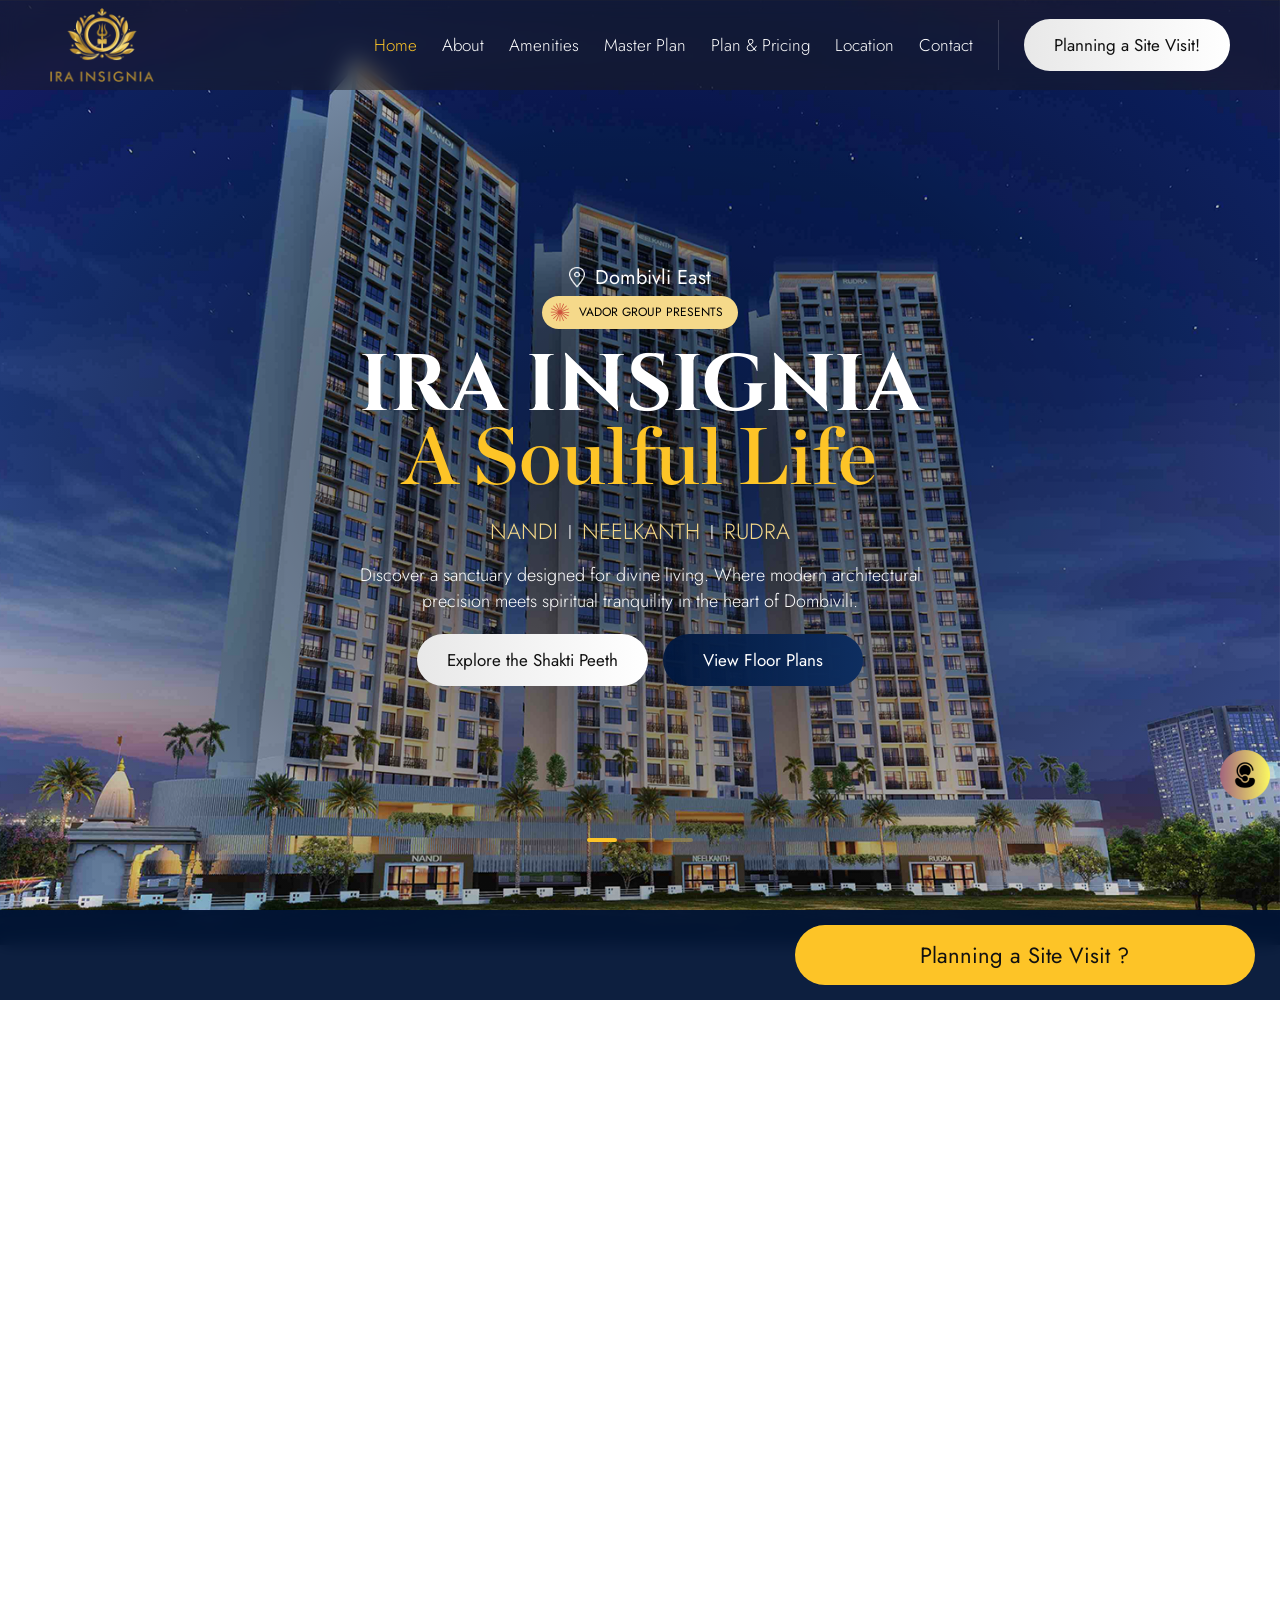
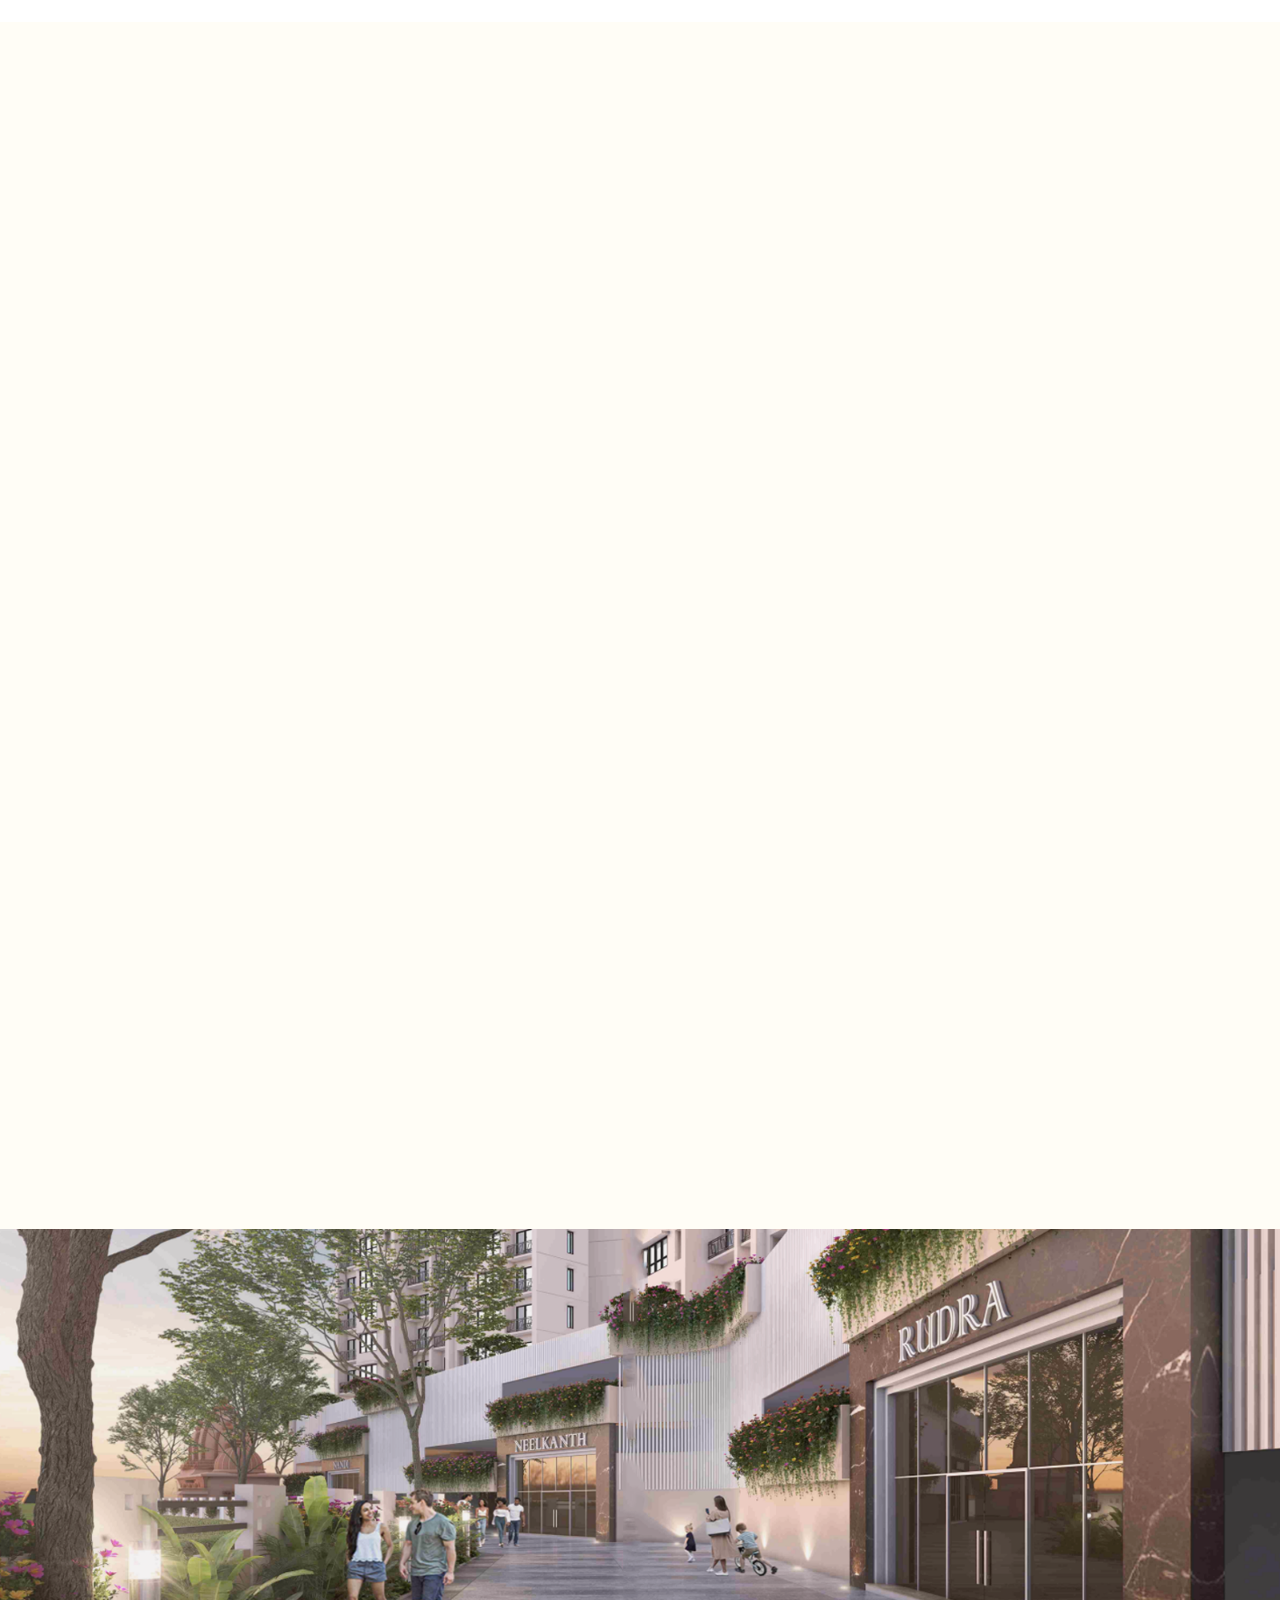
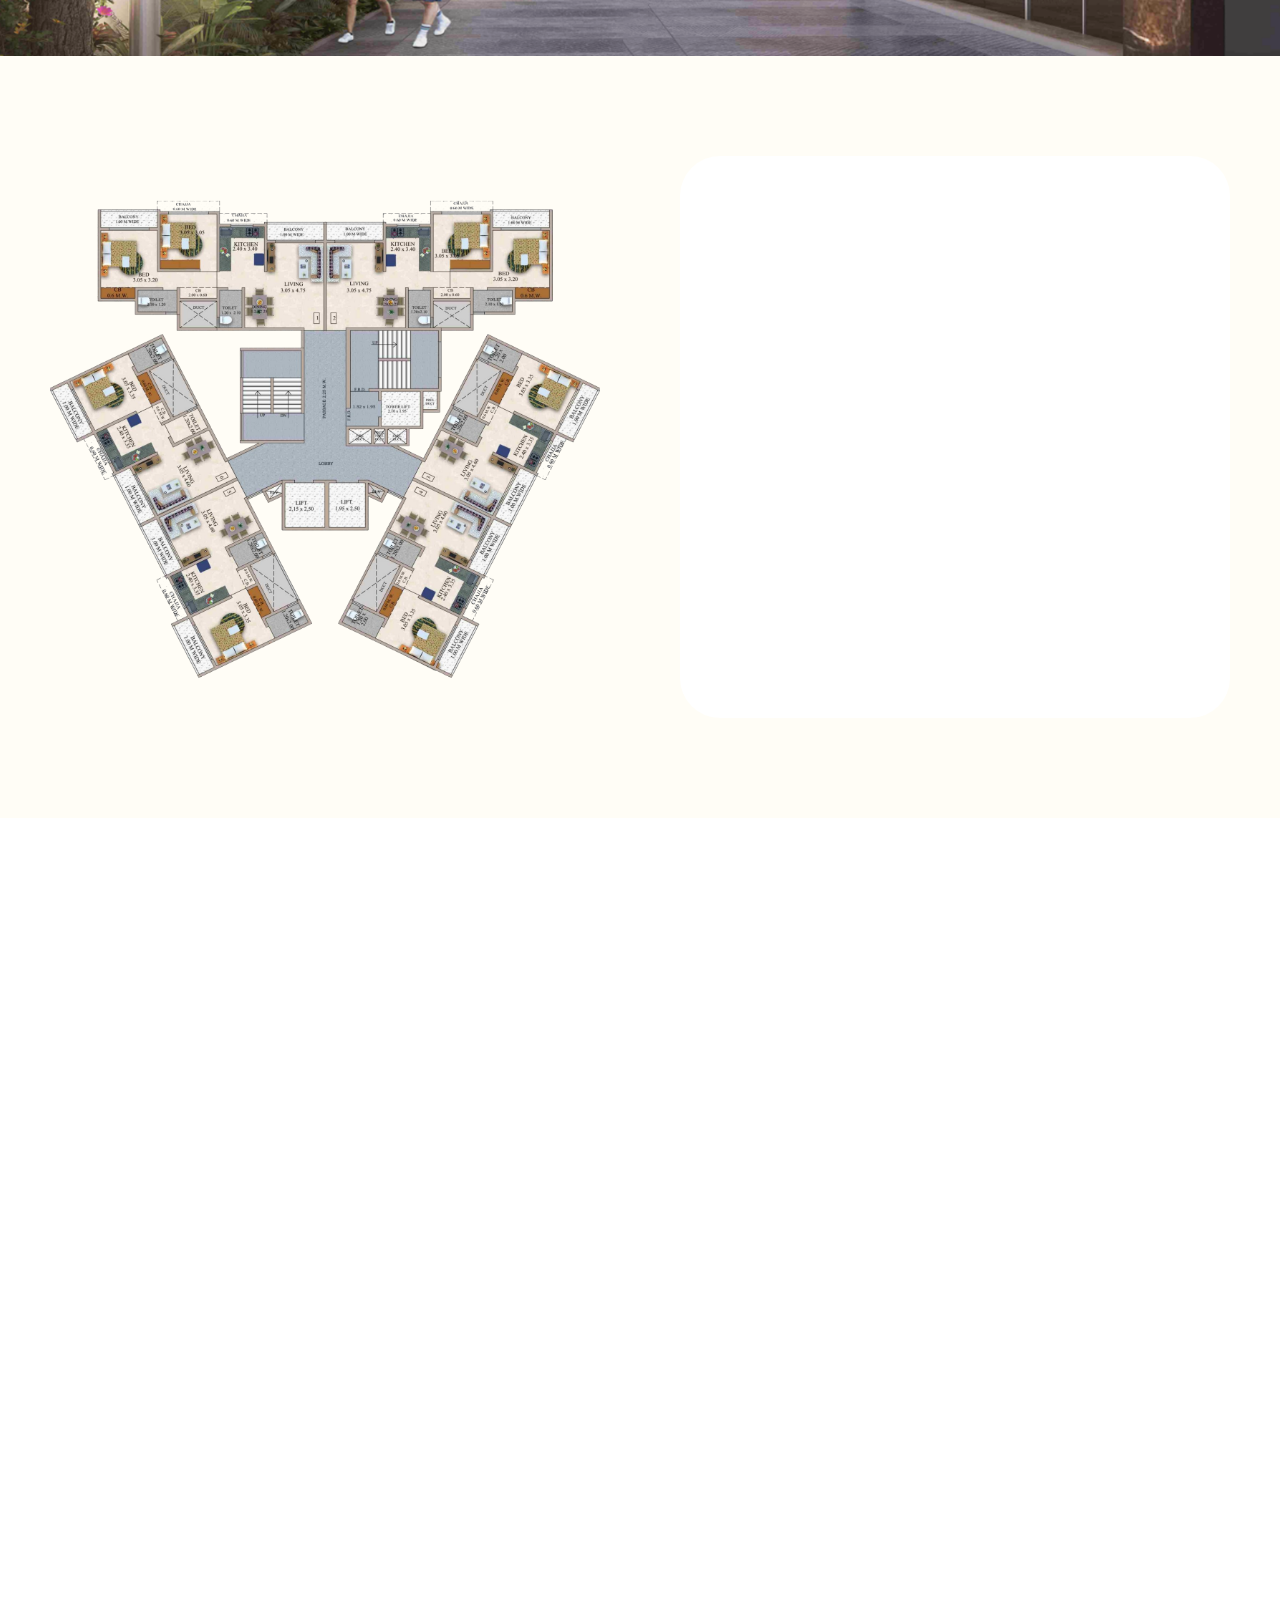
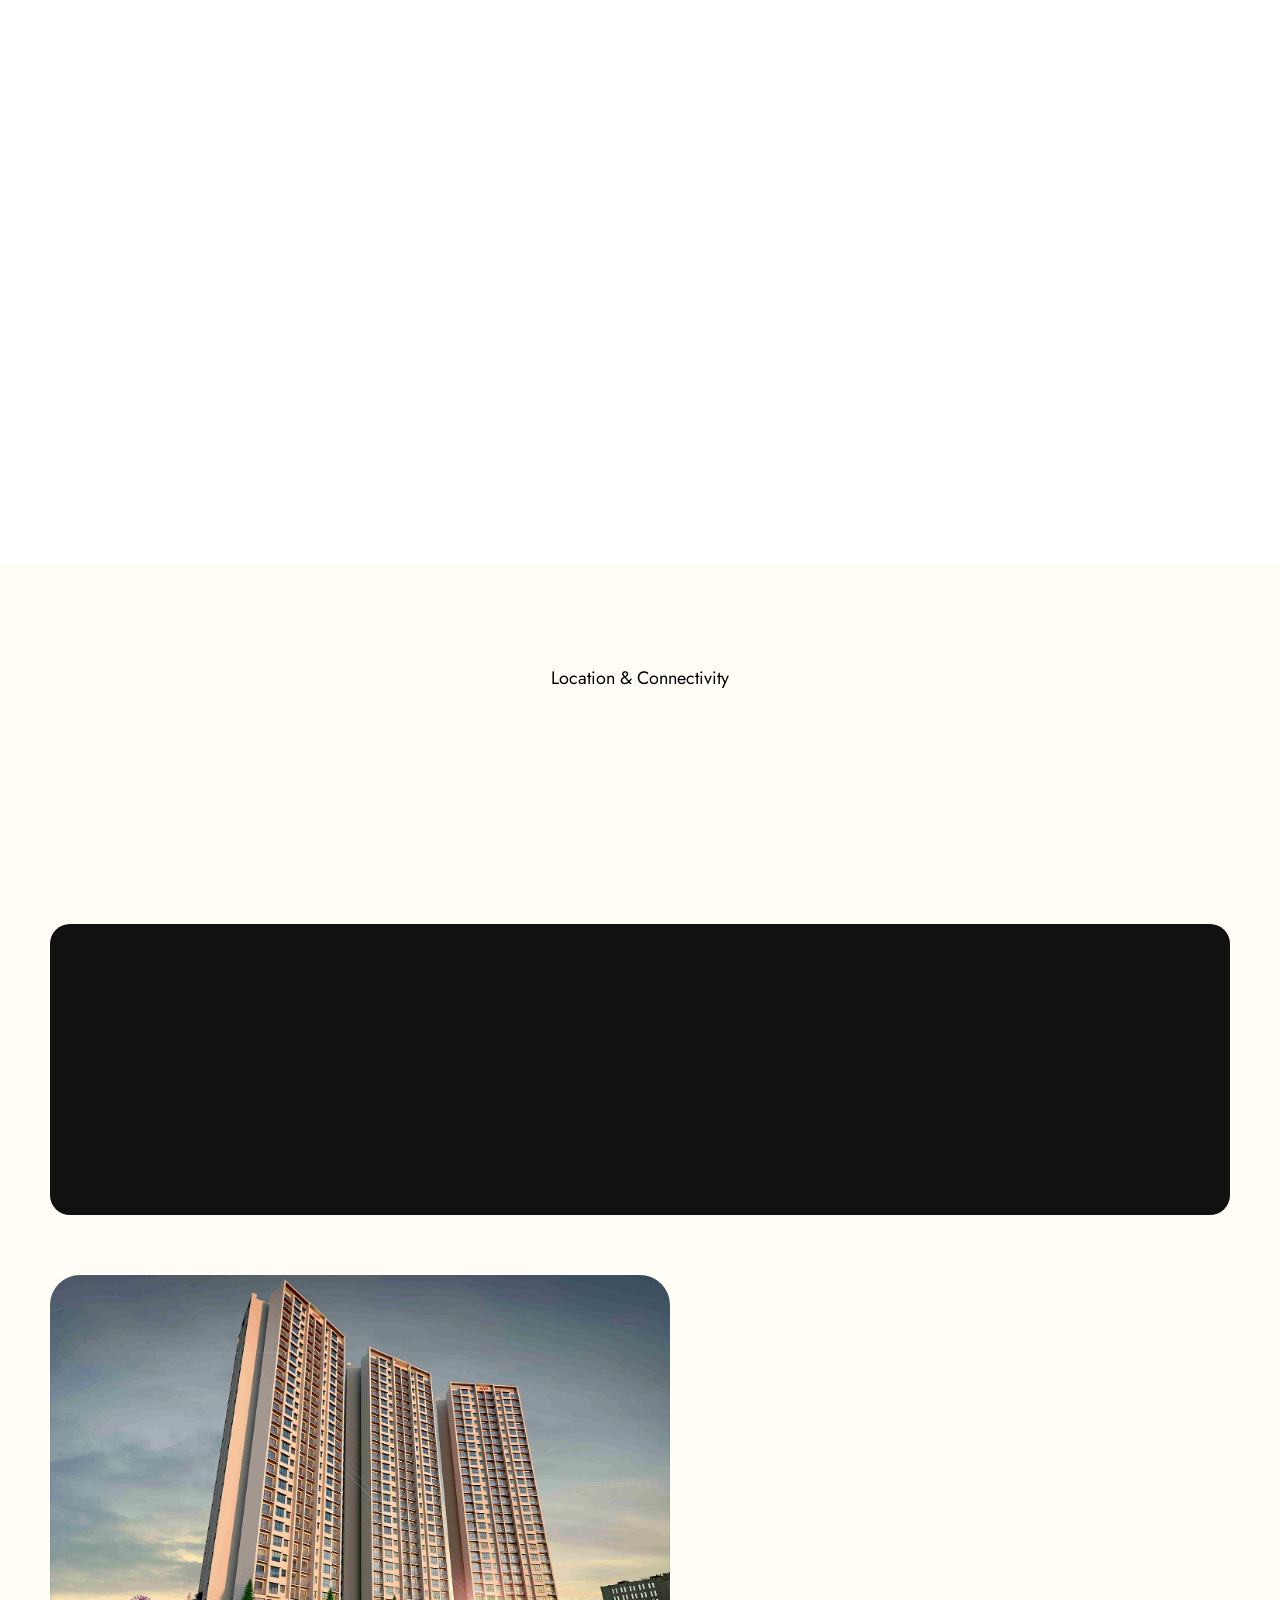
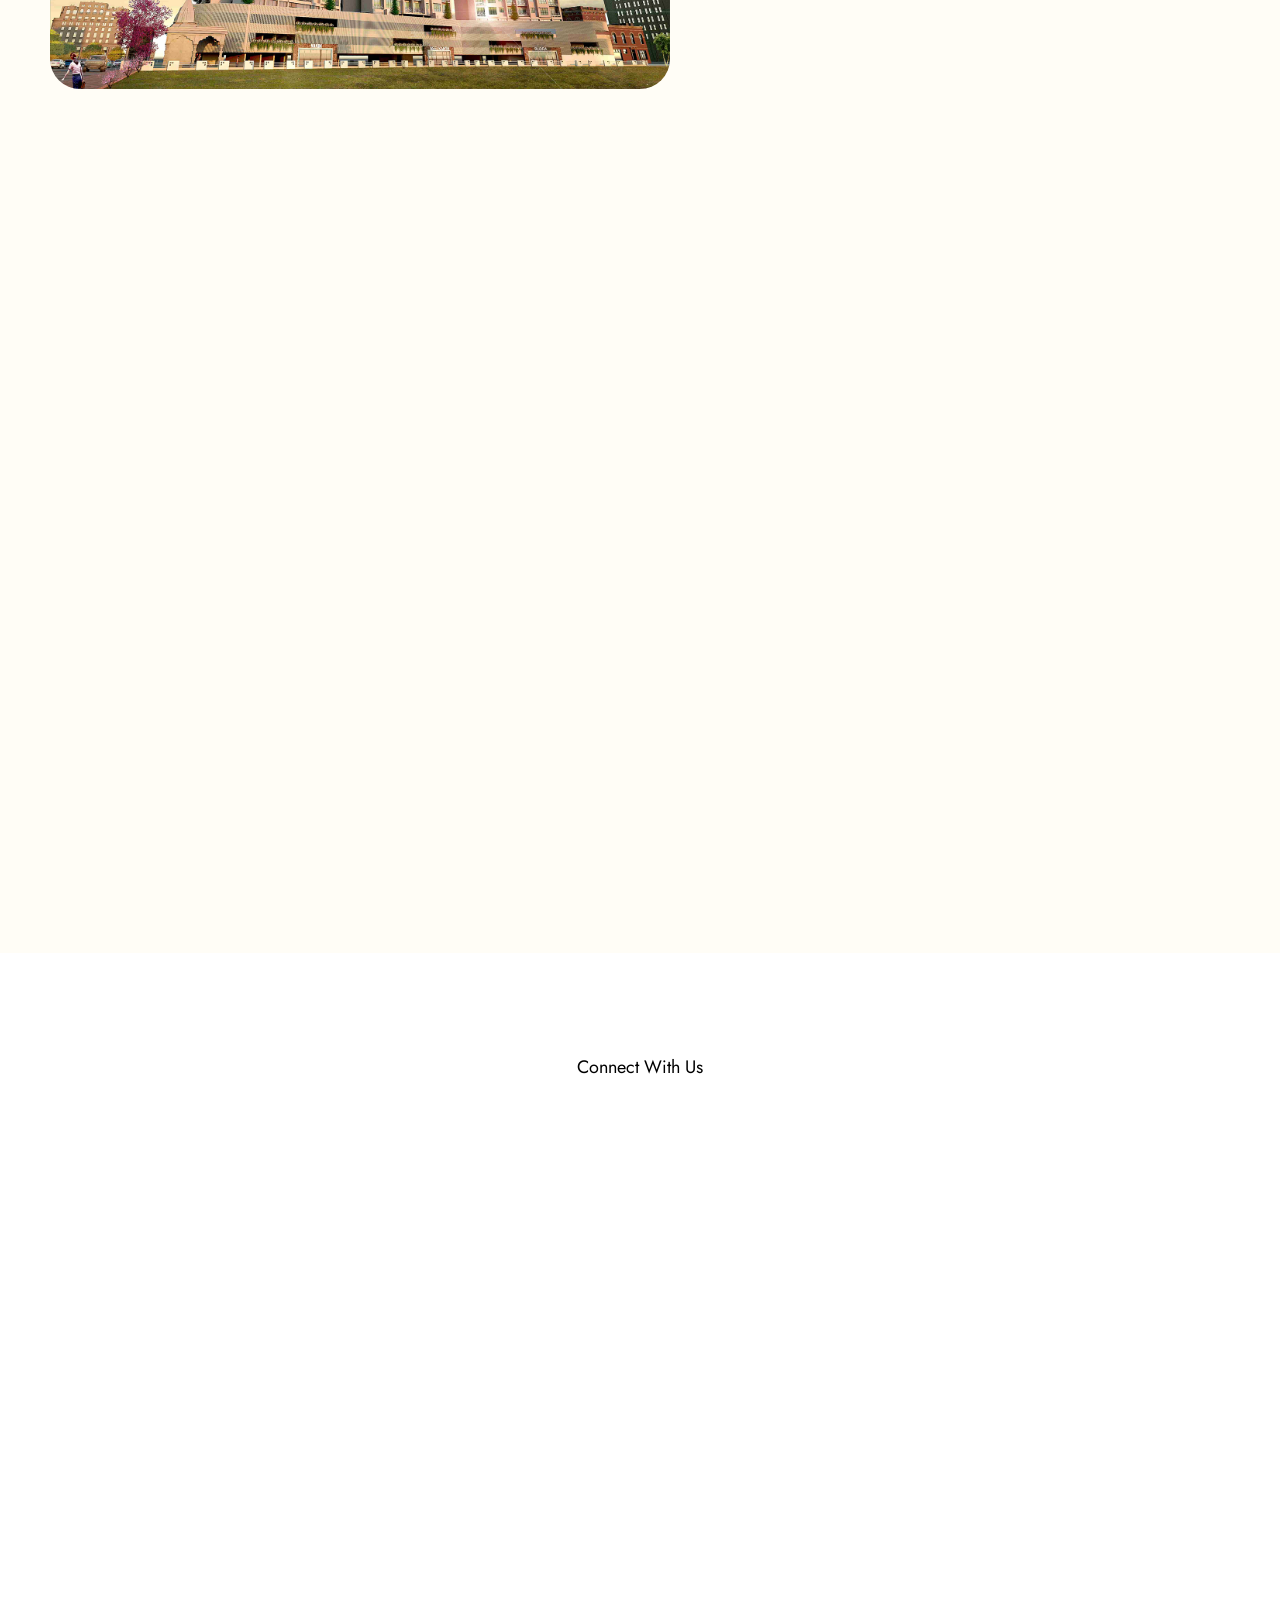
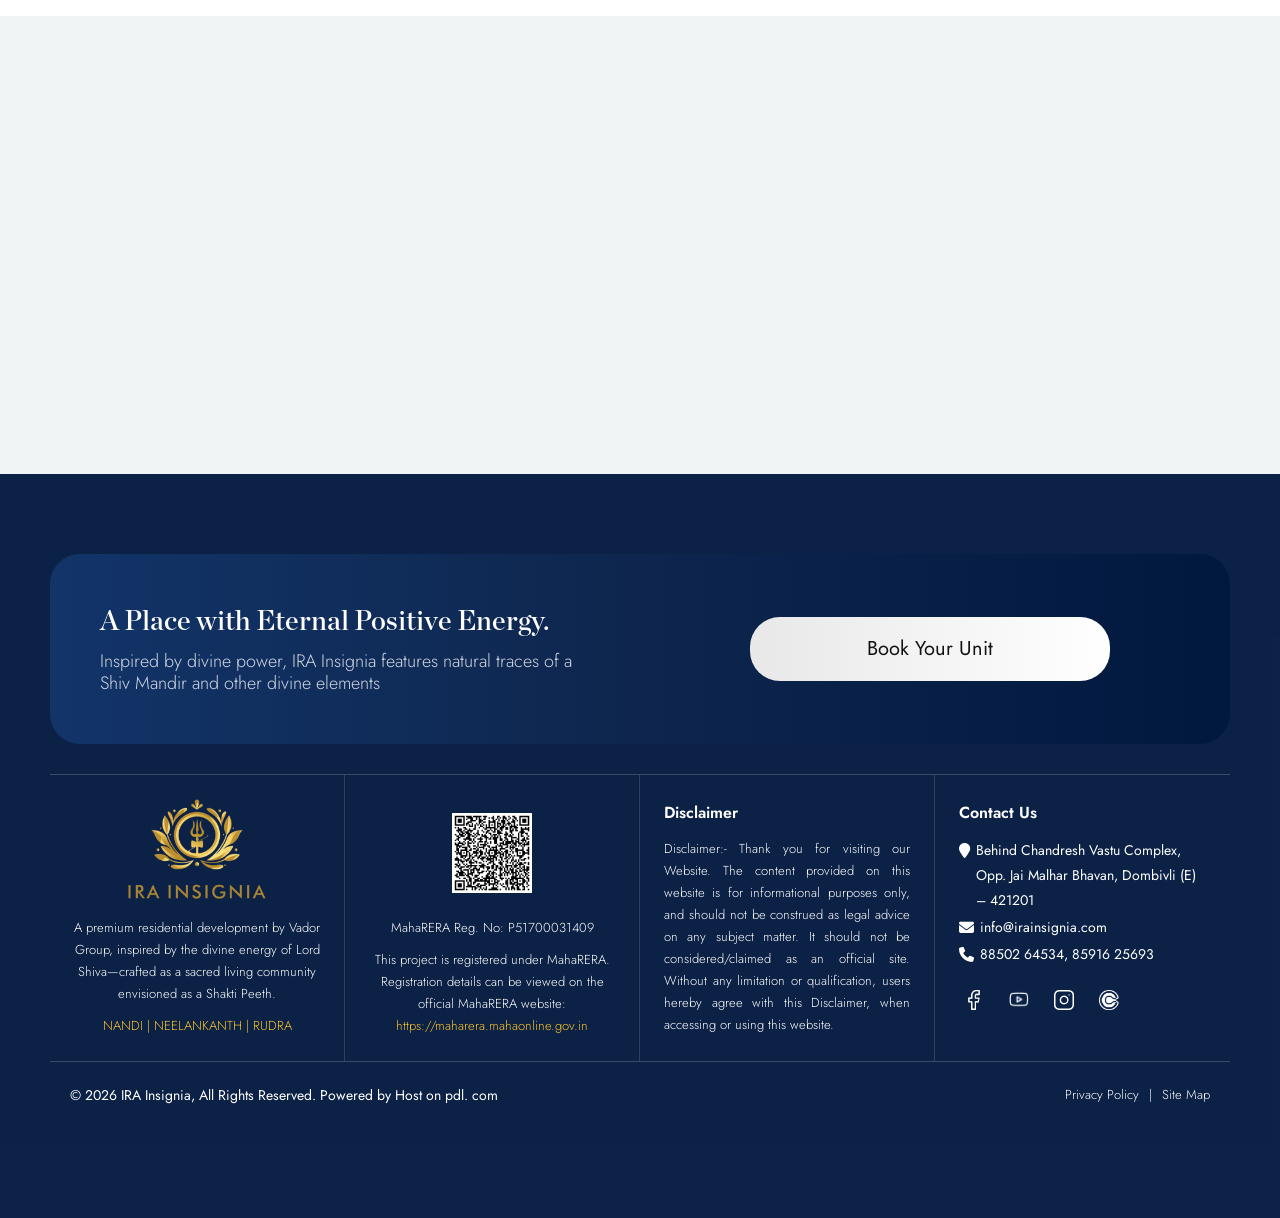
<file: index.html>
<!doctype html>
<html lang="zxx">

<head>

	<meta charset="utf-8">
	<meta name="viewport" content="width=device-width, initial-scale=1, shrink-to-fit=no">
	<title>IRA Insignia | A Soulful Life
	</title>

	<meta name="description"
		content="IRA Insignia – Nandi. Neelkanth. Rudra. A Soulful Life. Premium residential project by Vador Group in Dombivli. MahaRERA: P51700031409.">
	<meta name="keywords"
		content="IRA Insignia – Nandi. Neelkanth. Rudra. A Soulful Life. Premium residential project by Vador Group in Dombivli. MahaRERA: P51700031409.">
	<meta property="og:title" content="IRA Insignia | A Soulful Life" />
	<meta property="og:description"
		content="IRA Insignia – Nandi. Neelkanth. Rudra. A Soulful Life. Premium residential project by Vador Group in Dombivli. MahaRERA: P51700031409." />
	<meta property="og:locale" content="en_US" />
	<meta property="og:type" content="website" />

	<meta name="author" content="insignia">
	<link rel="icon" type="image/x-icon" href="images/favicon.png">
	<link href="https://cdnjs.cloudflare.com/ajax/libs/font-awesome/6.4.0/css/all.min.css" rel="stylesheet">

	<link rel="stylesheet" href="css/style.css">
	<link rel="stylesheet" href="css/my-style.css">
	<link rel="stylesheet" href="https://cdn.jsdelivr.net/npm/swiper/swiper-bundle.min.css" />
	<link href="https://unpkg.com/aos@2.3.1/dist/aos.css" rel="stylesheet">
	<script src="https://unpkg.com/aos@2.3.1/dist/aos.js"></script>

</head>

<body class="body">
	<div class="fixed-contact">

		<img src="images/support.png" class="support-icon" alt="Message">
		<!-- <span>Support?</span> -->

		<div class="support-popup">
			<a href="https://wa.me/+918850264534" class="support-single support1">

				<img src="images/whatsapp.png" class="icon" alt="Whatsapp">
			</a>
			<a href="" target="_blank" class="support-single support2">

				<img src="images/calendy2.png" class="icon" alt="instagram">
			</a>
			<a href="tel:8850264534" target="_blank" class="support-single support3">

				<img src="images/call.png" class="icon" alt="call">
			</a>
		</div>
	</div>

	<a href="images/IRA-INSIGNIA-brochure.pdf" download class="download">
		Download Brochure
	</a>


	<div class="sticky-bar ">
		<div class="container">

			<div class="row features-row mt-4">
				<div class="features-column" data-aos="fade-up" data-aos-delay="50">
					<h5 class="text-site-primary ">Apartment, 1-2 Bed</h5>

					<h6 class=" mt-3 text-white">Starting from ₹44.99 L</h6>
				</div>
				<div class="features-column" data-aos="fade-up" data-aos-delay="100">

					<h5 class="text-site-primary">50/50 </h5>
					<h6 class=" mt-3 text-white">Payment Plan</h6>
				</div>

				<div class="features-column" data-aos="fade-up" data-aos-delay="150">
					<h5 class="text-site-primary ">Q4 2028</h5>

					<h6 class=" mt-3 text-white">Hand Over</h6>
				</div>
				<div class="features-column sticky-btn">
					<a href="" class="  button-site button-site3">
						<h6>Planning a Site Visit ?</h6>
						<span></span>
					</a>

				</div>
			</div>
		</div>
	</div>
	<header>

		<div class="header-align ">


			<div class="header-left">
				<div class="logo">
					<img src="images/logo.png" class="site-log" alt="IRA INSIGNIA">


				</div>


			</div>
			<div class="header-right">
				<div class="nav">
					<a href="#home" class="nav-items">Home</a>
					<a href="#about" class="nav-items">About</a>
					<a href="#amenities" class="nav-items">Amenities</a>


					<a href="#master-plan" class="nav-items">Master Plan</a>
					<a href="#plans" class="nav-items">Plan & Pricing</a>
					<a href="#location" class="nav-items">Location</a>

					<a href="#contact" class="nav-items">Contact</a>
				</div>
				<div class="logo">
					<img src="images/logo.png" alt="IRA INSIGNIA">
				</div>
				<div class="nav-buttons">
					<a href="" class="button-site" style="min-width: 160px;">
						<h6>Planning a Site Visit!</h6>
						<span></span>
					</a>

				</div>
			</div>
			<div class="menu">
				<span></span>
				<span></span>
				<span></span>
			</div>
		</div>
	</header>


	<div class="site-body">
		<section id="home" class="home ">

			<div class="swiper mySwiper">
				<div class="swiper-wrapper">
					<div class="swiper-slide">
						<div class="carousel-inner2 ">
							<img src="images/hero/hero3.png" class="desk" alt="IRA INSIGNIA"
								style="object-position: right;">
							<img src="images/hero/hero3-mob.png" class="mob" alt="IRA INSIGNIA">
						</div>
						<div class="carousel-caption">
							<div class="carousel-text" data-aos="fade-up" data-aos-delay="100">
								<h4><img src="images/location.png">Dombivli East</h4>

								<span class="banner-badge"><img src="images/star.svg"> Vador Group Presents</span>

								<h1>IRA INSIGNIA<br>
									<span class="text-site-primary">A Soulful Life</span>
								</h1>
								<div class="location-badge">
									<span>nandi</span>
									|
									<span>Neelkanth</span>
									|
									<span>Rudra</span>

								</div>
								<p style="max-width: 600px;">Discover a sanctuary designed for divine living. Where
									modern architectural precision meets spiritual tranquility in the heart of
									Dombivili. </p>
								<div class="buttons-container">
									<a href="#plans" class="button-site">
										<h6>Explore the Shakti Peeth</h6>
										<span></span>
									</a>
									<a href="" class=" button-site  button-site3">
										<h6>View Floor Plans</h6>
										<!-- <img src="images/arrow-right.png" alt="whatsapp" class="arrow-right"> -->
										<span></span>
									</a>

								</div>
							</div>
						</div>

					</div>
					<div class="swiper-slide">
						<div class="carousel-inner2 ">
							<img src="images/hero/hero4.png" class="desk" alt="IRA INSIGNIA"
								style="object-position: right;">
							<img src="images/hero/hero4-mob.png" class="mob" alt="IRA INSIGNIA">
						</div>
						<div class="carousel-caption">
							<div class="carousel-text" data-aos="fade-up" data-aos-delay="100">
								<h4><img src="images/location.png">Dombivli East</h4>

								<span class="banner-badge"><img src="images/star.svg"> Vador Group Presents</span>

								<h1>Where luxury is <br>
									<span class="text-site-primary">the standard</span>
								</h1>
								<div class="location-badge">
									<span>nandi</span>
									|
									<span>Neelkanth</span>
									|
									<span>Rudra</span>

								</div>
								<p style="max-width: 600px;">Discover a sanctuary designed for divine living. Where
									modern architectural precision meets spiritual tranquility in the heart of
									Dombivili. </p>
								<div class="buttons-container">
									<a href="#plans" class="button-site">
										<h6>Explore the Shakti Peeth</h6>
										<span></span>
									</a>
									<a href="" class=" button-site  button-site3">
										<h6>View Floor Plans</h6>
										<!-- <img src="images/arrow-right.png" alt="whatsapp" class="arrow-right"> -->
										<span></span>
									</a>

								</div>
							</div>
						</div>

					</div>

					<div class="swiper-slide">
						<div class="carousel-inner2 ">
							<img src="images/hero/hero5.png" class="desk" alt="IRA INSIGNIA"
								style="object-position: right;">
							<img src="images/hero/hero5-mob.png" class="mob" alt="IRA INSIGNIA">
						</div>
						<div class="carousel-caption">
							<div class="carousel-text" data-aos="fade-up" data-aos-delay="100">
								<h4><img src="images/location.png">Dombivli East</h4>

								<span class="banner-badge"><img src="images/star.svg"> Vador Group Presents</span>

								<h1>A Future Ready<br>
									<span class="text-site-primary">Prime Location</span>
								</h1>
								<div class="location-badge">
									<span>nandi</span>
									|
									<span>Neelkanth</span>
									|
									<span>Rudra</span>

								</div>
								<p style="max-width: 600px;">Discover a sanctuary designed for divine living. Where
									modern architectural precision meets spiritual tranquility in the heart of
									Dombivili. </p>
								<div class="buttons-container">
									<a href="#plans" class="button-site">
										<h6>Explore the Shakti Peeth</h6>
										<span></span>
									</a>
									<a href="" class=" button-site  button-site3">
										<h6>View Floor Plans</h6>
										<!-- <img src="images/arrow-right.png" alt="whatsapp" class="arrow-right"> -->
										<span></span>
									</a>

								</div>
							</div>
						</div>

					</div>


				</div>

				<div class="swiper-pagination"></div>
			</div>
		</section>


		<section id="about" class="about">
			<div class="container">

				<div class="about-row">

					<div class="about-right">

						<h3 class="about-heading chronicle badge-star" data-aos="fade-up" data-aos-delay="50"><img
								src="images/star.svg"> Inspired by the
							<span class="chronicle2">Eternal Rudra</span>
						</h3>
						<div class="about-right-text" data-aos="fade-up" style="font-weight: 300;">
							<p>
								Our architecture draws breath from the profound energy of Lord Shiva. Just as
								**Nandi** stands as a beacon of patience and strength, Ira Insignia stands as a
								pillar of unwavering quality.
							</p>
							<p>
								Embracing the **Neelkanth** philosophy, we have created a space that filters out the
								chaos of the city, leaving only the pure, cooling nectar of peace for your soul to
								inhabit.
							</p>
							<p>
								Every corner is a tribute to the **Rudra** energy—dynamic, powerful, yet inherently
								balanced. Experience residences that don't just house your body, but elevate your
								spirit.

							</p>
						</div>
						<a href="" class=" button-site button-site3" data-aos="fade-up" data-aos-delay="50">
							<h6>Book Your Unit</h6>

							<span></span>
						</a>


					</div>
					<div class="about-center ">
						<img src="images/hero/hero1.png" data-aos="fade-left" alt="IRA INSIGNIA">
						<img src="images/hero/hero2.png" data-aos="fade-left" data-aos-delay="50" alt="IRA INSIGNIA">

					</div>

				</div>
			</div>
		</section>
		<section id="amenities" class="ameninties">


			<div class="container">

				<div class="plan-intro">
					<h4 class="heading text-site-info badge-star" data-aos="fade-up"><img src="images/star.svg"> Our
						Divine Amenities</h4>
					<p data-aos="fade-up" data-aos-delay="100">Know what it feels like staying in thoughtfully designed
						spaces. Ira Insignia is where you are relaxed and feel elated not only at home but even when you
						step out.</p>
				</div>
				<div class="amenities-row" data-aos="fade-up" data-aos-delay="150">

					<div class="amenities-col">
						<img src="images/amenities/shiva.png" alt="Amenities">
						<h5>Lord Shiva Temple</h5>
					</div>
					<div class="amenities-col">
						<img src="images/amenities/indoor-pool.png" alt="Amenities">
						<h5>Swimming Pool + Kids Pool</h5>
					</div>
					<div class="amenities-col">
						<img src="images/amenities/gym.png" alt="Amenities">
						<h5>Gym</h5>
					</div>
					<div class="amenities-col">
						<img src="images/amenities/jogging.png" alt="Amenities">
						<h5>Joggin Track</h5>
					</div>
					<div class="amenities-col">
						<img src="images/amenities/badminton.png" alt="Amenities">
						<h5>Multipurpose Court & badminton Court</h5>
					</div>
					<div class="amenities-col">
						<img src="images/amenities/yoga.png" alt="Amenities">
						<h5>Yoga</h5>
					</div>
					<div class="amenities-col">
						<img src="images/amenities/kids-playground.png" alt="Amenities">
						<h5>kids-playground</h5>
					</div>
					<div class="amenities-col">
						<img src="images/amenities/library.png" alt="Amenities">
						<h5>Library</h5>
					</div>







				</div>
				<div class="amenities-row-2" data-aos="fade-up" data-aos-delay="150">
					<ul class="amenities-list">
						<li>Work From Home Space</li>
						<li>Indoor/Outdoor games</li>
						<li>Landscape Garden</li>
						<li>Pergola Seating / gazebo</li>
						<li>Skating Rink</li>
						<li>Open Sit Out Areas Around Garden</li>
						<li>Amphitheatre</li>
						<li>Garden</li>


						<li>Party Area With Pantry</li>
						<li>Decorative Entrance Lobby</li>
						<li>Multi Purpose Lounge</li>
						<li>Nana Nani Park</li>
						<li>Table tennis</li>
						<li>Fruit & Flower Garden</li>
						<li>Wifi Zones</li>
						<li>Sculpture Garden</li>





					</ul>


				</div>
				<a href="" class=" button-site button-site3" style="width: fit-content; margin:40px auto 0 auto;"
					data-aos="fade-up" data-aos-delay="50">
					<h6>Book Your Unit</h6>

					<span></span>
				</a>


			</div>
		</section>

		<section id="overview" class="overview-section">
			<div>
				<!-- <div class="overview-content">
					<div class="overview-content-sec">

						<h4 class="overview-content-heading heading chronicle" data-aos="fade-up">Wynn IRA INSIGNIA</h4>
						<p class="" data-aos="fade-up" data-aos-delay="50">Wynn IRA INSIGNIA is a luxury beachfront
							destination designed for relaxation and world-class entertainment. Located under 50 minutes
							from Dubai International Airport, the resort is rising on a stunning 60+ hectare island in
							the Arabian Gulf. It is set to become the centerpiece of an upscale hospitality and
							entertainment hub.</p>


					</div>

				</div>
				<div class="overview-content2">
					<div class="overview-content-sec2">

						
						<p class="" data-aos="fade-up" data-aos-delay="50">insignia Residences IRA INSIGNIA Ras Al
							Khaimah, which will provide residents with unparalleled seaside living. Notably, the island
							is set to host the UAE’s first casino at the forthcoming Wynn IRA INSIGNIA resort.</p>


					</div>

				</div> -->
				<div class="overview-bg">
					<img src="images/hero/hero6.png" alt="Wynn IRA INSIGNIA">
				</div>
			</div>

		</section>


		<section id="master-plan" class="master-plan ">
			<div class="container">

				<div class="master-plan-row">
					<img src="images/master-plan.png" alt="IRA INSIGNIA" style="width:100%; height:auto;">
					<div class="master-plan-right">
						<div class="master-plan-head" data-aos="fade-up" style="position: relative;">
							<!-- <h5 class="text-18 master-plan-head2">Your Perfect Home Awaits

							</h5> -->
							<h4 class="text-site-info heading badge-star" style="max-width: 800px;"><img
									src="images/star.svg"> Master Plans
							</h4>

							<p>
								The building is thoughtfully planned with a central lobby, two lifts, dedicated fire
								exits, and a wide 2.25m passage — ensuring seamless flow, privacy, and safety for every
								resident.

							</p>




						</div>
						<ul class="plan-features-list" data-aos="fade-up" data-aos-delay="50">
							<li><i class="fas fa-check-circle"></i> 6 Units per Floor</li>
							<li><i class="fas fa-check-circle"></i> Dual Lift Access (2.15×2.50 &amp; 1.95×2.50)</li>
							<li><i class="fas fa-check-circle"></i> 2.25 M Wide Central Passage</li>
							<li><i class="fas fa-check-circle"></i> Dedicated Fire Exit (F.R.D.)</li>
							<li><i class="fas fa-check-circle"></i> Wide 1 M Balconies</li>
							<li><i class="fas fa-check-circle"></i> Vastu-Aligned Orientation</li>
						</ul>
						<div class="container">
							<a href="images/IRA-INSIGNIA-brochure.pdf" target="_blank" class="button-site3 button-site" style="width: fit-content; margin-top: 40px;"
								data-aos="fade-up" data-aos-delay="50">
								<h6>Request Full Brochure</h6><span></span>


							</a>
						</div>
					</div>

				</div>


			</div>

		</section>
		<section id="plans" class="master-plan ">
			<div class="container">
				<div class="plan-head" data-aos="fade-up" style="position: relative;">
					<h5 class="text-18 master-plan-head2">Your Perfect Home Awaits

					</h5>
					<h4 class="text-site-info heading badge-star" style="max-width: 800px;"><img src="images/star.svg">
						Floor Plans & Pricing
					</h4>

					<p>
						Thoughtfully designed layouts with Vastu compliance — crafted for spacious, soulful living
						at every budget.

					</p>




				</div>

				<div class="floor-plan-row">
					<div class="property-card" data-aos="fade-up">
						<div class="property-card-top">
							<img src="images/1bhk.png" alt="IRA INSIGNIA" style="width:100%; ">
							<!-- <h4>Starting Price - 2.6 M AED</h4> -->

						</div>
						<div class="property-card-bottom">
							<div class="property-card-head">
								<h5>1 BHK — The Nandi Home</h5>

							</div>
							<p>A thoughtfully designed 1 BHK, ideal for young professionals and small families—where
								every corner is crafted to maximize natural light, ventilation, and a seamless, elegant
								flow of space.</p>

							<div class="property-card-body">
								<div class="property-features">
									<h6>
										Area
									</h6>

									<h6>514 sq ft</h6>
								</div>
								<div class="property-features">
									<h6>
										Starting Price + Taxes
									</h6>

									<h6>₹44.99 L</h6>
								</div>
								<!-- <div class="property-features">
									<h6>
										Living + Dining
									</h6>

									<h6>3.05 × 4.75 m</h6>
								</div>
								<div class="property-features">
									<h6>
										Bedroom
									</h6>

									<h6>3.05 × 3.20 m</h6>
								</div>
								<div class="property-features">
									<h6>
										Kitchen
									</h6>

									<h6>2.40 × 3.40 m</h6>
								</div>
								<div class="property-features">
									<h6>
										Balcony
									</h6>

									<h6>1.00 m Wide</h6>
								</div> -->
							</div>
							<a href="https://calendly.com/insigniaresidencesrak/30min" class="button-site3 button-site"
								style="width: fit-content;" data-aos="fade-up" data-aos-delay="50">
								<h6>Book an
									Appoinment with Sales Manager</h6><span></span>


							</a>
						</div>

					</div>
					<div class="property-card" data-aos="fade-up">
						<div class="property-card-top">
							<img src="images/2bhk.png" alt="IRA INSIGNIA" style="width:100%; ">
							<!-- <h4>Starting Price - 2.6 M AED</h4> -->

						</div>
						<div class="property-card-bottom">
							<div class="property-card-head">
								<h5>2 BHK — The Neelkanth Home</h5>

							</div>
							<p>Spaces that breathe. This 2 BHK features a spacious layout with a comfortable master
								bedroom, a full kitchen, and a dedicated dining area—perfect for growing families
								seeking both comfort and privacy.</p>

							<div class="property-card-body">
								<div class="property-features">
									<h6>
										Area
									</h6>

									<h6>696 sq ft</h6>
								</div>
								<div class="property-features">
									<h6>
										Starting Price + Taxes
									</h6>

									<h6>₹66.99 L</h6>
								</div>
								<!-- <div class="property-features">
									<h6>
										Living + Dining
									</h6>

									<h6>3.05 × 4.60 m</h6>
								</div>
								<div class="property-features">
									<h6>
										Bedroom
									</h6>

									<h6>3.05 × 3.35 m</h6>
								</div>
								<div class="property-features">
									<h6>
										Kitchen
									</h6>

									<h6>2.40 × 3.35 m</h6>
								</div>
								<div class="property-features">
									<h6>
										Balcony
									</h6>

									<h6>1.00 m Wide</h6>
								</div> -->
							</div>

							<a href="https://calendly.com/insigniaresidencesrak/30min" class="button-site3 button-site"
								style="width: fit-content;" data-aos="fade-up" data-aos-delay="50">
								<h6>Book an
									Appoinment with Sales Manager</h6><span></span>


							</a>

						</div>

					</div>

				</div>

			</div>

		</section>



		<!-- <section id="plans" class="payment">

			<div class="container">

				<div class="plan-intro">
					<h4 class="heading text-site-info" data-aos="fade-up">
						Payment
						Plan</h4>

					<p data-aos="fade-up" data-aos-delay="50" style="margin-top: 10px;">Secure Your Luxury Apartment
						with a transparent, stepwise
						payment plan designed for your convenience
						at
						insignia by Ardee, Ras Al Khaima. A vibrant waterfront community offering branded residences,
						private villas, and a dynamic retail & dining district — where natural beauty meets refined
						design, and every day feels elevated.</p>
				</div>

				<div class="plan-cards ">
					<div class="plan-card " data-aos="fade-up" data-aos-delay="50">

						<div class="">
							<div class="plan-value">50/50<br>
								Payment
								Plan</div>
							<div class="plan-desc">With On Handover</div>
						</div>
					</div>
					<div class="plan-card " data-aos="fade-up" data-aos-delay="150">
						<div class="">

							<div class="plan-value">50%</div>
							<div class="plan-desc">During Construction</div>
						</div>

					</div>
					<div class="plan-card " data-aos="fade-up" data-aos-delay="150">

						<div class="plan-card-bottom ">

							<div class="plan-value plan-value2">50%</div>
							<div class="plan-desc"><span>On Handover</span></div>
						</div>
					</div>

				</div>
			</div>
		</section> -->





		<section id="location" class="newste-icon">

			<div class="container">
				<div class="location-header">
					<div>
						<h5 class="text-18 master-plan-head2">Location & Connectivity

						</h5>
						<h4 class="heading text-site-info badge-star" style=" max-width: 600px;" data-aos="fade-up">
							<img src="images/star.svg"> A Future-Ready Prime Location
						</h4>
						<p data-aos="fade-up" data-aos-delay="50">Strategically placed in Dombivli (East) — one of
							Maharashtra's most dynamic real estate hotspots with intensive infrastructural growth.
						</p>
					</div>

				</div>
				<div class="payment">


					<div class="plan-cards ">
						<div class="plan-card " data-aos="fade-up" data-aos-delay="50">
							<img src="images/plain.png">
							<div class="plan-value">International Airport</div>
							<div class="plan-desc">Upcoming International Airport 35 KM Away</div>

						</div>
						<div class="plan-card " data-aos="fade-up" data-aos-delay="150">
							<img src="images/freeway.png">
							<div class="plan-value">Airoli - Katai Freeway</div>
							<div class="plan-desc">Work in progress for Airoli - Katai Freeway</div>

						</div>
						<div class="plan-card " data-aos="fade-up" data-aos-delay="150">

							<img src="images/metro.png">
							<div class="plan-value">Manpada Metro Station</div>
							<div class="plan-desc">Upcoming Manpada Metro Station</div>
						</div>
						<div class="plan-card " data-aos="fade-up" data-aos-delay="200">

							<img src="images/city.png">
							<div class="plan-value">Smart City</div>
							<div class="plan-desc">Kalyan - Dombivili Soon to be a Smart City</div>
						</div>

					</div>

				</div>

				<div class="connectivity">

					<div class="connectivity-img">
						<img src="images/hero/hero5.png">
					</div>
					<div class="location" data-aos="fade-up" data-aos-delay="50">

						<div class="newst-city-col">
							<div class="newst-city-col-icon">
								<i class="fa-solid fa-train-tram"></i>
							</div>



							<div>
								<h5>Dombivli Railway Station</h5>
								<p>15 Minutes away — major Central Line connectivity</p>
							</div>
						</div>
						<div class="newst-city-col">
							<div class="newst-city-col-icon">
								<i class="fa-solid fa-store"></i>
							</div>

							<div>
								<h5>D-Mart</h5>
								<p>Walking Distance — daily essentials at your doorstep</p>
							</div>
						</div>

						<div class="newst-city-col">
							<div class="newst-city-col-icon">
								<i class="fa-solid fa-school"></i>
							</div>


							<div>
								<h5>New Guardian School</h5>
								<p>Walking Distance — quality education nearby</p>
							</div>
						</div>
						<div class="newst-city-col">
							<div class="newst-city-col-icon">
								<i class="fa-solid fa-school"></i>
							</div>
							<div>
								<h5>Royal Intl. School & College</h5>
								<p>15 Minutes — reputed institution for all age groups</p>
							</div>
						</div>
						<div class="newst-city-col">
							<div class="newst-city-col-icon"><i class="fa-solid fa-road"></i></div>


							<div>
								<h5>Airoli–Katai Freeway</h5>
								<p>10 Minutes — work in progress, major expressway link</p>
							</div>
						</div>
						<div class="newst-city-col">
							<div class="newst-city-col-icon"><i class="fa-solid fa-place-of-worship"></i></div>


							<div>
								<h5>Mayureshwar Mandir</h5>
								<p>Walking Distance — spiritual proximity</p>
							</div>
						</div>
						<div class="newst-city-col">
							<div class="newst-city-col-icon"><i class="fa-solid fa-hospital"></i></div>


							<div>
								<h5>Life Care Hospital</h5>
								<p>5 Minutes — emergency & specialist care close by</p>
							</div>
						</div>
						<div class="newst-city-col">
							<div class="newst-city-col-icon"><i class="fa-solid fa-hospital"></i></div>


							<div>
								<h5>AIMS Hospital</h5>
								<p>10 Minutes — multi-specialty hospital</p>
							</div>
						</div>
						<div class="newst-city-col">
							<div class="newst-city-col-icon"><i class="fa-solid fa-building-columns"></i></div>

							<div>
								<h5>Major Banks</h5>
								<p>15 Minutes — all leading banks & ATMs accessible</p>
							</div>
						</div>
						<div class="newst-city-col">
							<div class="newst-city-col-icon"><i class="fa-solid fa-store"></i></div>


							<div>
								<h5>Metro Junction Mall</h5>
								<p>20 Minutes — shopping, dining & entertainment</p>
							</div>
						</div>
						<div class="newst-city-col">
							<div class="newst-city-col-icon"><i class="fa-solid fa-dumbbell"></i></div>


							<div>
								<h5>Dombivli Gymkhana</h5>
								<p>10 Minutes — sports & recreation facility</p>
							</div>
						</div>
						<div class="newst-city-col">
							<div class="newst-city-col-icon"><i class="fa-solid fa-place-of-worship"></i></div>


							<div>
								<h5>Jain Temple</h5>
								<p>Walking Distance — peaceful spiritual landmark</p>
							</div>
						</div>


					</div>


				</div>



			</div>
		</section>
		<!-- <section id="why_invest" class="why-invest">


			<div class="container">
				<div class="plan-intro" style="padding-bottom: 30px;">
					<h6 class="text-16" data-aos="fade-up" style="opacity: .7; margin-bottom: 5px;">
						Why Choose Us</h6>
					<h4 class="heading text-site-info" data-aos="fade-up">Why invest in Ras Al Khaima</h4>
					<p data-aos="fade-up" data-aos-delay="50">A rare opportunity to invest in Dubai’s most prestigious
						branded development with unparalleled returns and appreciation potential


				</div>

				<div class="investment-grid">
					<div class="why-invest-card" data-aos="fade-right" data-aos-delay="50">
						<div class="card">

							<i class="fas fa-check-circle"></i>


							<div>
								<h3>100% Foreign Ownership</h3>
								<p>Investors can fully own master-plan in designated freehold areas, making it easier
									for
									expatriates
									to build long-term wealth.</p>
							</div>
						</div>

						<div class="card">
							<i class="fas fa-passport"></i>
							<div>
								<h3>Golden Visa for Real Estate Investors</h3>
								<p>Investors who purchase property worth 2 million AED or more qualify for a 10-year
									Golden
									Visa,
									allowing long-term residency.</p>
							</div>
						</div>

						<div class="card">
							<i class="fas fa-shield-halved"></i>

							<div>
								<h3>Secure & Stable Investment Environment</h3>
								<p>Ras Al Khaima provides political stability, safety, and a strong legal framework,
									making it a
									secure
									destination for real estate investments.</p>
							</div>
						</div>
					</div>

				
					<div class="center-card">


					</div>
					<div class="why-invest-card" data-aos="fade-left" data-aos-delay="50">

						<div class="card">
							<i class="fas fa-globe"></i>

							<div>
								<h3>Booming Economy & Stable Market</h3>
								<p>Ras Al Khaima’s economy is fast-growing, supported by sectors like tourism, trade,
									and
									technology.
								</p>
							</div>
						</div>

						<div class="card">

							<i class="fas fa-credit-card"></i>

							<div>
								<h3>Flexible Payment Plans for Off-Plan master-plan</h3>
								<p>Developers offer affordable and flexible payment plans, making it easier to invest in
									luxury
									master-plan with lower upfront costs.</p>
							</div>
						</div>

						<div class="card">
							<i class="fas fa-key"></i>

							<div>
								<h3>Strong Rental Demand</h3>
								<p>Ras Al Khaima’s high expatriate population creates consistent demand for rental
									master-plan,
									ensuring
									a
									steady income stream for investors.</p>
							</div>
						</div>
					</div>
				</div>
			</div>
		</section> -->
		<section id="contact" class="contact">
			<div class="container">
				<div class="location-header">

					<h5 class="text-18 master-plan-head2">Connect With Us

					</h5>
					<h4 class="heading text-site-info badge-star aos-init aos-animate" style=" max-width: 600px;"
						data-aos="fade-up">
						<img src="images/star.svg">Start Your Soulful Journey
					</h4>
					<p data-aos="fade-up" data-aos-delay="50" class="aos-init aos-animate">Register your interest today,
						and our team will personally connect with you to guide you through every detail of the project.
					</p>

				</div>

				<div class="contact-row">

					<div class="contact-column" data-aos="fade-up" data-aos-delay="50">
						<img src="images/location2.png" width="35">
						<div>
							<h5 class="text-site-info">Site Office
							</h5>
							<h6 class=" mt-3">Behind Chandresh Vastu Complex, Opp. Jai Malhar Bhavan, Dombivli (E) –
								421201</h6>
						</div>
					</div>
					<div class="contact-column" data-aos="fade-up" data-aos-delay="100">
						<img src="images/phone.png" width="35">
						<div>
							<h5 class="text-site-info">Call Us</h5>
							<h6 class=" mt-3">88502 64534, 85916 25693</h6>
						</div>
					</div>
					<div class="contact-column" data-aos="fade-up" data-aos-delay="150">
						<img src="images/email.png" width="35">
						<div>
							<h5 class="text-site-info">Email</h5>
							<h6 class=" mt-3">info@irainsignia.com</h6>
						</div>
					</div>

				</div>
			</div>


		</section>
		<iframe
			src="https://www.google.com/maps/embed?pb=!1m18!1m12!1m3!1d3768.0674369015214!2d73.08314007520833!3d19.192256682036337!2m3!1f0!2f0!3f0!3m2!1i1024!2i768!4f13.1!3m3!1m2!1s0x3be7bfb59868fb21%3A0x92ada57d4e9c41ee!2sIRA%20INSIGNIA!5e0!3m2!1sen!2sin!4v1776745831914!5m2!1sen!2sin"
			width="100%" height="450" style="border:0;" allowfullscreen="" loading="lazy"
			referrerpolicy="no-referrer-when-downgrade"></iframe>
	</div>



	<footer class="footer">

		<div class="container">
			<div class="first-footer">

				<div class="container features2">

					<div class="row" style="align-items: center; gap: 20px;">
						<div class="col-12 col-lg-7">
							<h3 class="text-28 text-left chronicle" style="max-width: 660px;"> A Place with Eternal
								Positive Energy.</h3>
							<p class="text-left  font-weight-300" style="margin-top: 10px;">Inspired by divine power,
								IRA Insignia features natural traces of a Shiv Mandir and other divine elements</p>
						</div>
						<div class="col-12 col-lg-4">
							<a href="" class="features-btn  button-site ">
								<h6>Book Your Unit</h6>
								<span></span>
							</a>

						</div>

					</div>
				</div>

			</div>

			<div class="second-footer">
				<div class="footer-column logo-footer-column">
					<div class="logo-footer">
						<img src="images/logo.png" alt="IRA INSIGNIA">
					</div>
					<h6>A premium residential development by Vador Group, inspired by the divine energy of Lord
						Shiva—crafted as a sacred living community envisioned as a Shakti Peeth.</h6>
					<h6 style="color:var(--main-color2);">NANDI | NEELANKANTH | RUDRA</h6>




				</div>
				<div class="footer-column">
					<img src="images/qr-code.png" alt="RERA Qr Code"
						style="width: 100%; max-width: 80px; margin: auto;">
					<h6 style="text-align: center;">MahaRERA Reg. No: P51700031409</h6>
					<h6 style="text-align: center;">This project is registered under MahaRERA. Registration details can
						be
						viewed on the official MahaRERA website: <a href="https://maharera.mahaonline.gov.in"
							style="color:var(--main-color2);">https://maharera.mahaonline.gov.in</a>
					</h6>

				</div>
				<div class="footer-column">
					<h5 class="text-white font-weight-600">Disclaimer</h5>

					<h6>Disclaimer:- Thank you for visiting our Website. The content provided on this website is for
						informational purposes only, and should not be construed as legal advice on any subject
						matter.
						It should not be considered/claimed as an official site. Without any limitation or
						qualification, users hereby agree with this Disclaimer, when accessing or using this
						website.
					</h6>
				</div>
				<div class="footer-column">
					<h5 class="text-white font-weight-600">Contact Us </h5>

					<div class="contact-number mt-3">
						<a><i class="fa-solid fa-map-marker"></i>
							Behind Chandresh Vastu Complex, Opp. Jai Malhar Bhavan, Dombivli (E) – 421201</a>
						<br>
						<a><i class="fa-solid fa-envelope"></i>
							info@irainsignia.com</a>
						<br>
						<a><i class="fa-solid fa-phone"></i>
							88502 64534, 85916 25693</a>
					</div>
					<div class="footer-social">

						<a href="https://www.facebook.com/IRAINSIGNIA" target="_blank"><img src="images/facebook.png"
								alt="facebook"></a>

						<a href="https://www.youtube.com/channel/UCrLGbln6l3FC0jdxBi9YMBg" target="_blank"><img
								src="images/youtube.png" alt="youtube"></a>
						<a href="https://www.instagram.com/ira_insignia/" target="_blank"><img
								src="images/instagram.png" alt="instagram"></a>


						<a href="" target="_blank"><img src="images/calendy.png" alt="calendy"></a>

					</div>
				</div>


			</div>
			<div class="third-footer">
				<h6 class="text-white ">© 2026 IRA Insignia, All Rights Reserved.
					Powered
					by Host on pdl. com</h6>
				<div class="links">
					<a href="">Privacy Policy</a>
					|
					<a href="sitemap.xml" target="_blank">Site Map</a>


				</div>
			</div>
		</div>

	</footer>


	<script src="https://code.jquery.com/jquery-3.6.0.min.js"></script>
	<!-- Swiper JS -->
	<script src="https://cdn.jsdelivr.net/npm/swiper/swiper-bundle.min.js"></script>
	<script>
		const swiper = new Swiper('.mySwiper', {
			loop: true,
			// autoplay: {
			// 	delay: 5000,
			// 	disableOnInteraction: false,
			// },
			speed: 1000,
			pagination: {
				el: '.swiper-pagination',
				clickable: true,
			},
		});
	</script>


	<script>
		AOS.init({
			duration: 600,
			offset: window.innerHeight * 0.01  // 10% of viewport height
		});

	</script>
	<script>
		$(".menu").on('click', function () {
			toggleMenuFunction();
		})
		$(".nav-items").on('click', function () {
			toggleMenuFunction();
		})
		function toggleMenuFunction() {

			var selector = $(".header-align");

			if (selector.hasClass('open')) {

				selector.removeClass('open');
			} else {

				selector.addClass('open');
			}
		};
	</script>

	<script>
		var lastScrollTop = 0;

		$(window).scroll(function () {
			var scroll = $(window).scrollTop();

			// Add/remove scroll-start past 200px
			if (scroll >= 100) {
				$(".body").addClass("scroll-start");
			} else {
				$(".body").removeClass("scroll-start");
			}

			// Scroll-up logic, only if not at top
			if (scroll < lastScrollTop && scroll > 0) {
				// Scrolling up, and not at top
				$(".body").addClass("scroll-top");
			} else {
				$(".body").removeClass("scroll-top");
			}

			lastScrollTop = scroll;
		});
	</script>


	<script>
		// Get all the navigation links
		var navLinks = document.querySelectorAll('.nav-items');

		// Add event listener for scroll
		window.addEventListener('scroll', function () {
			// Loop through each navigation link
			navLinks.forEach(function (link) {
				// Get the target section based on the href value
				var targetId = link.getAttribute('href').substring(1);
				var targetSection = document.getElementById(targetId);

				// Check if the section is in the viewport
				var rect = targetSection.getBoundingClientRect();
				if (rect.top <= 0 && rect.bottom >= 0) {
					// Add the 'active' class to the corresponding link
					link.classList.add('active');
				} else {
					// Remove the 'active' class if the section is not in the viewport
					link.classList.remove('active');
				}
			});
		});
	</script>

	<script>
		const button = $(".fixed-contact");
		const popupItems = $(".support-popup a");

		let isOpen = false;

		// Set initial state
		popupItems.css({
			opacity: 0,
			pointerEvents: "none",
			transition: "opacity 0.2s ease"
		});

		$(".support1").css("transition", "transform 0.4s cubic-bezier(0.175, 0.885, 0.32, 1.275)");
		$(".support2").css("transition", "transform 0.45s cubic-bezier(0.175, 0.885, 0.32, 1.275)");
		$(".support3").css("transition", "transform 0.5s cubic-bezier(0.175, 0.885, 0.32, 1.275)");

		function openMenu() {
			popupItems.css({ opacity: 1, pointerEvents: "auto" });
			$(".support1").css("transform", "translate(0px, -50px)");
			$(".support2").css("transform", "translate(-50px, -25px)");
			$(".support3").css("transform", "translate(-60px, 25px)");
		}

		function closeMenu() {
			popupItems.css({ opacity: 0, pointerEvents: "none" });
			$(".support1, .support2, .support3").css("transform", "translate(0px, 0px)");
		}

		button.on("click", function () {
			if (!isOpen) {
				openMenu();
			} else {
				closeMenu();
			}
			isOpen = !isOpen;
		});
	</script>

</body>



</html>
</file>
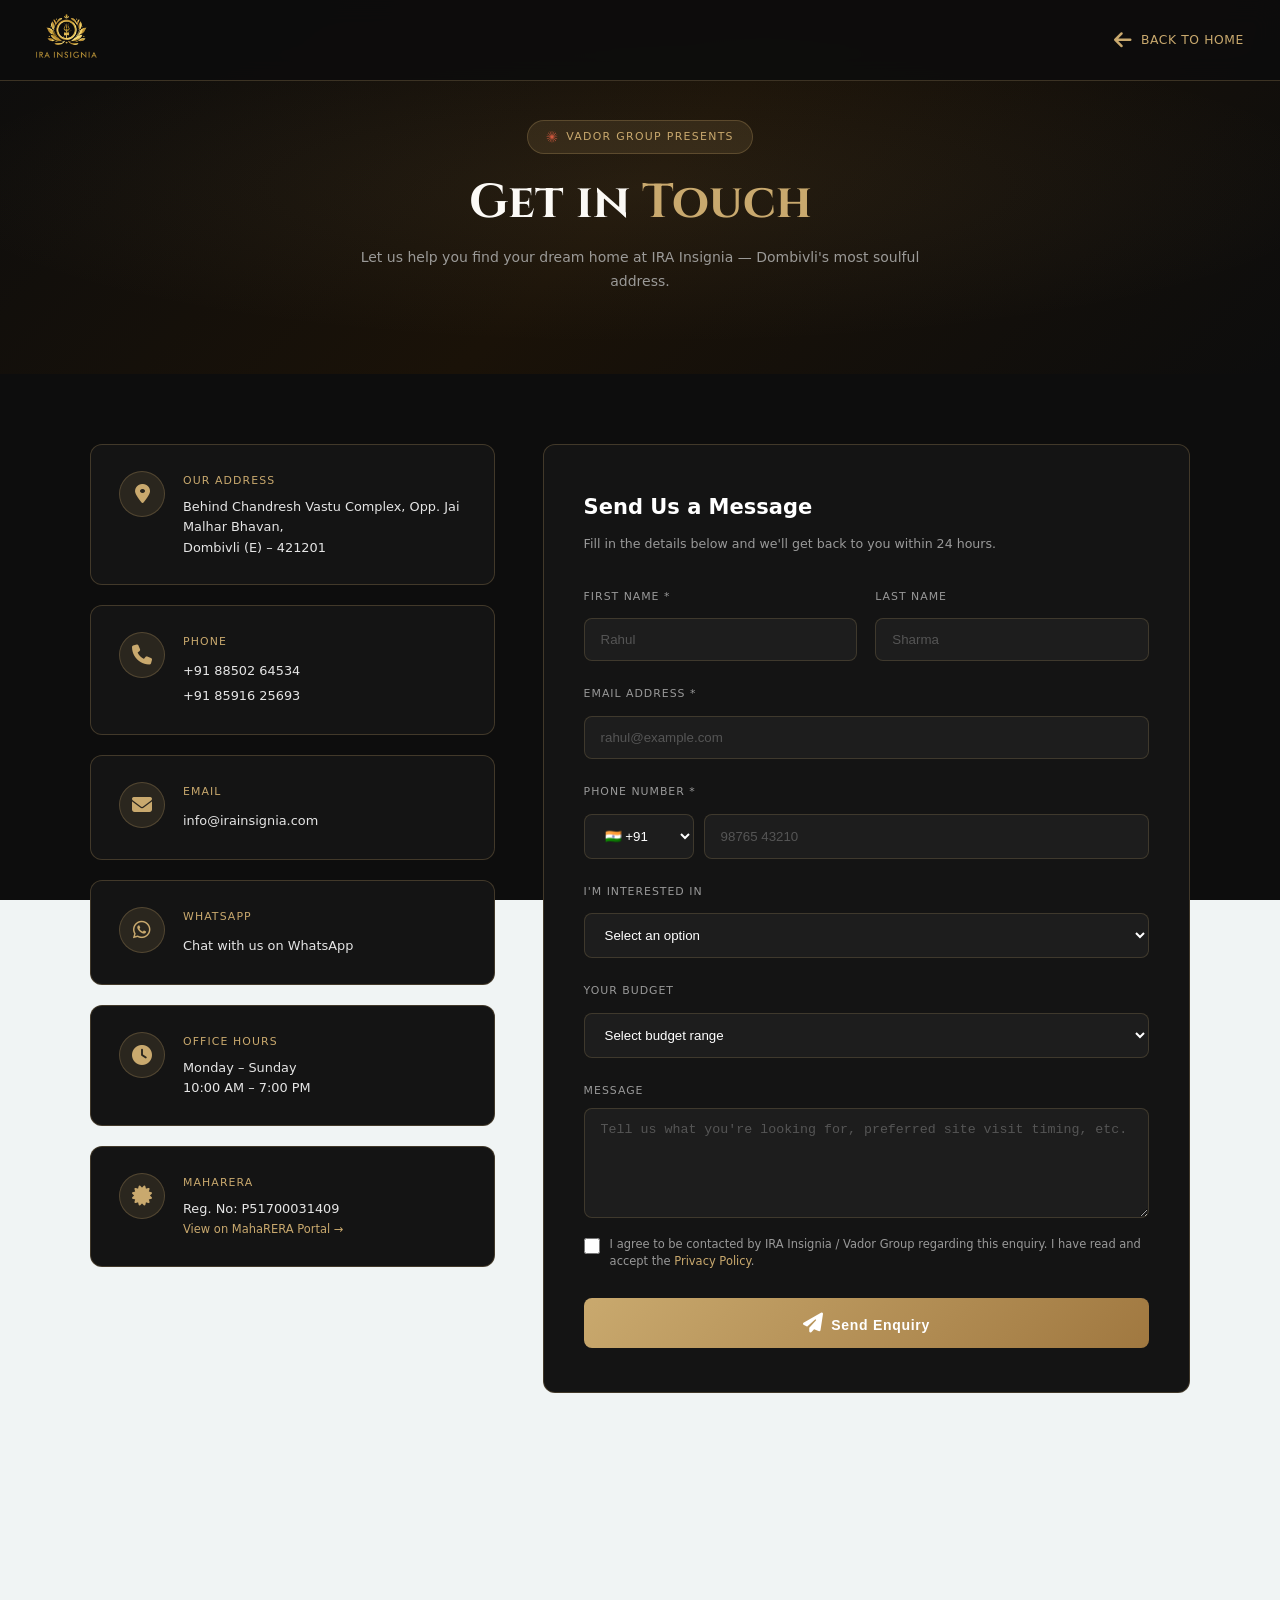
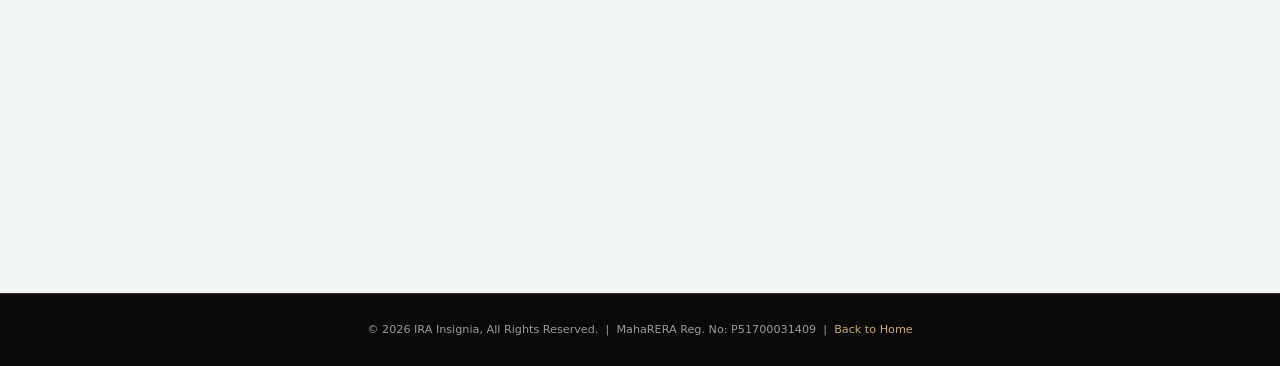
<file: contact.html>
<!doctype html>
<html lang="en">

<head>
  <meta charset="utf-8">
  <meta name="viewport" content="width=device-width, initial-scale=1, shrink-to-fit=no">
  <title>Contact Us | IRA Insignia – A Soulful Life</title>
  <meta name="description" content="Get in touch with IRA Insignia – Vador Group's premium residential project in Dombivli. MahaRERA: P51700031409.">
  <link rel="icon" type="image/x-icon" href="images/favicon.png">
  <link href="https://cdnjs.cloudflare.com/ajax/libs/font-awesome/6.4.0/css/all.min.css" rel="stylesheet">
  <link rel="stylesheet" href="css/style.css">
  <link rel="stylesheet" href="css/my-style.css">
  <link href="https://unpkg.com/aos@2.3.1/dist/aos.css" rel="stylesheet">
  <script src="https://unpkg.com/aos@2.3.1/dist/aos.js"></script>

  <style>
    /* ── Page-level resets & variables ── */
    *, *::before, *::after { box-sizing: border-box; margin: 0; padding: 0; }

    :root {
      --main-color:   #c9a96e;   /* gold accent — matches site */
      --main-color2:  #c9a96e;
      --dark-bg:      #0d0d0d;
      --card-bg:      #141414;
      --border:       rgba(201,169,110,.25);
      --text-light:   #e5e5e5;
      --text-muted:   #999;
      --radius:       12px;
      --transition:   .3s ease;
    }

    body {
      background: var(--dark-bg);
      color: var(--text-light);
      font-family: 'Segoe UI', system-ui, sans-serif;
      min-height: 100vh;
    }

    /* ── Hero banner ── */
    .contact-hero {
      position: relative;
      background: linear-gradient(135deg, #0d0d0d 0%, #1a1208 50%, #0d0d0d 100%);
      padding: 120px 20px 80px;
      text-align: center;
      overflow: hidden;
    }
    .contact-hero::before {
      content: '';
      position: absolute;
      inset: 0;
      background: radial-gradient(ellipse 80% 60% at 50% 50%, rgba(201,169,110,.08) 0%, transparent 70%);
      pointer-events: none;
    }
    .contact-hero .badge {
      display: inline-flex;
      align-items: center;
      gap: 8px;
      background: rgba(201,169,110,.12);
      border: 1px solid var(--border);
      color: var(--main-color);
      font-size: .78rem;
      letter-spacing: .12em;
      text-transform: uppercase;
      padding: 6px 18px;
      border-radius: 40px;
      margin-bottom: 22px;
    }
    .contact-hero h1 {
      font-size: clamp(2rem, 5vw, 3.4rem);
      font-weight: 700;
      line-height: 1.15;
      color: #fff;
      margin-bottom: 16px;
    }
    .contact-hero h1 span { color: var(--main-color); }
    .contact-hero p {
      max-width: 560px;
      margin: 0 auto;
      color: var(--text-muted);
      font-size: 1rem;
      line-height: 1.7;
    }

    /* ── Main layout ── */
    .contact-section {
      max-width: 1140px;
      margin: 0 auto;
      padding: 70px 20px 100px;
      display: grid;
      grid-template-columns: 1fr 1.6fr;
      gap: 48px;
      align-items: start;
    }
    @media (max-width: 860px) {
      .contact-section { grid-template-columns: 1fr; gap: 40px; }
    }

    /* ── Info cards (left column) ── */
    .info-col { display: flex; flex-direction: column; gap: 20px; }

    .info-card {
      background: var(--card-bg);
      border: 1px solid var(--border);
      border-radius: var(--radius);
      padding: 26px 28px;
      display: flex;
      gap: 18px;
      align-items: flex-start;
      transition: border-color var(--transition), transform var(--transition);
    }
    .info-card:hover {
      border-color: var(--main-color);
      transform: translateY(-2px);
    }
    .info-icon {
      width: 46px; height: 46px; flex-shrink: 0;
      background: rgba(201,169,110,.12);
      border: 1px solid var(--border);
      border-radius: 50%;
      display: flex; align-items: center; justify-content: center;
      color: var(--main-color);
      font-size: 1rem;
    }
    .info-card h5 { font-size: .78rem; text-transform: uppercase; letter-spacing: .1em; color: var(--main-color); margin-bottom: 6px; }
    .info-card a, .info-card p { color: var(--text-light); font-size: .92rem; line-height: 1.6; text-decoration: none; }
    .info-card a:hover { color: var(--main-color); }

    .divider {
      height: 1px;
      background: var(--border);
      margin: 4px 0;
    }

    /* ── Form card (right column) ── */
    .form-card {
      background: var(--card-bg);
      border: 1px solid var(--border);
      border-radius: var(--radius);
      padding: 44px 40px;
    }
    @media (max-width: 500px) { .form-card { padding: 28px 20px; } }

    .form-card h2 {
      font-size: 1.5rem;
      font-weight: 700;
      color: #fff;
      margin-bottom: 6px;
    }
    .form-card p.sub {
      color: var(--text-muted);
      font-size: .9rem;
      margin-bottom: 32px;
    }

    .form-row {
      display: grid;
      grid-template-columns: 1fr 1fr;
      gap: 18px;
    }
    @media (max-width: 560px) { .form-row { grid-template-columns: 1fr; } }

    .field {
      display: flex;
      flex-direction: column;
      gap: 7px;
      margin-bottom: 18px;
    }
    .field label {
      font-size: .78rem;
      text-transform: uppercase;
      letter-spacing: .09em;
      color: var(--text-muted);
    }
    .field input,
    .field select,
    .field textarea {
      background: rgba(255,255,255,.04);
      border: 1px solid rgba(201,169,110,.2);
      border-radius: 8px;
      color: #fff;
      font-size: .95rem;
      padding: 13px 16px;
      outline: none;
      transition: border-color var(--transition), background var(--transition);
      width: 100%;
    }
    .field input::placeholder,
    .field textarea::placeholder { color: #555; }
    .field select option { background: #1a1a1a; color: #fff; }
    .field input:focus,
    .field select:focus,
    .field textarea:focus {
      border-color: var(--main-color);
      background: rgba(201,169,110,.05);
    }
    .field textarea { resize: vertical; min-height: 110px; }

    /* phone with country code */
    .phone-wrap { display: flex; gap: 10px; }
    .phone-wrap select { width: 110px; flex-shrink: 0; }
    .phone-wrap input { flex: 1; }

    /* consent row */
    .consent {
      display: flex;
      align-items: flex-start;
      gap: 10px;
      margin-bottom: 28px;
    }
    .consent input[type=checkbox] {
      width: 16px; height: 16px; flex-shrink: 0;
      accent-color: var(--main-color);
      margin-top: 2px;
      cursor: pointer;
    }
    .consent label {
      font-size: .82rem;
      color: var(--text-muted);
      line-height: 1.5;
      cursor: pointer;
    }
    .consent label a { color: var(--main-color); text-decoration: none; }

    /* submit button */
    .btn-submit {
      width: 100%;
      background: linear-gradient(135deg, #c9a96e, #a07840);
      border: none;
      border-radius: 8px;
      color: #fff;
      font-size: 1rem;
      font-weight: 600;
      letter-spacing: .05em;
      padding: 15px 30px;
      cursor: pointer;
      position: relative;
      overflow: hidden;
      transition: opacity var(--transition), transform var(--transition);
    }
    .btn-submit:hover { opacity: .9; transform: translateY(-1px); }
    .btn-submit:active { transform: translateY(0); }

    /* ── Success message ── */
    #success-msg {
      display: none;
      background: rgba(201,169,110,.1);
      border: 1px solid var(--main-color);
      border-radius: 8px;
      padding: 18px 22px;
      color: var(--main-color);
      font-size: .95rem;
      margin-top: 18px;
      text-align: center;
    }

    /* ── Map strip ── */
    .map-strip iframe {
      display: block;
      width: 100%;
      height: 400px;
      border: 0;
      filter: grayscale(.4) brightness(.85);
    }

    /* ── Footer (minimal) ── */
    .mini-footer {
      background: #0a0a0a;
      border-top: 1px solid var(--border);
      padding: 24px 20px;
      text-align: center;
    }
    .mini-footer h6 {
      color: var(--text-muted);
      font-size: .8rem;
      font-weight: 400;
    }
    .mini-footer a { color: var(--main-color); text-decoration: none; }

    /* ── Header (minimal) ── */
    .top-bar {
      position: fixed; top: 0; left: 0; right: 0; z-index: 999;
      background: rgba(13,13,13,.95);
      backdrop-filter: blur(12px);
      border-bottom: 1px solid var(--border);
      display: flex; align-items: center; justify-content: space-between;
      padding: 14px 36px;
    }
    .top-bar .logo img { height: 44px; object-fit: contain; }
    .top-bar .back-link {
      display: flex; align-items: center; gap: 8px;
      color: var(--main-color); text-decoration: none; font-size: .88rem;
      letter-spacing: .05em; text-transform: uppercase; transition: gap var(--transition);
    }
    .top-bar .back-link:hover { gap: 12px; }
  </style>
</head>

<body>

  <!-- ── Top Bar ── -->
  <div class="top-bar">
    <div class="logo">
      <a href="index.html"><img src="images/logo.png" alt="IRA Insignia"></a>
    </div>
    <a href="index.html" class="back-link">
      <i class="fa-solid fa-arrow-left"></i> Back to Home
    </a>
  </div>

  <!-- ── Hero ── -->
  <div class="contact-hero">
    <div class="badge"><img src="images/star.svg" width="12" alt=""> Vador Group Presents</div>
    <h1>Get in <span>Touch</span></h1>
    <p>Let us help you find your dream home at IRA Insignia — Dombivli's most soulful address.</p>
  </div>

  <!-- ── Contact Section ── -->
  <div class="contact-section">

    <!-- Left: Info Cards -->
    <div class="info-col" data-aos="fade-right">

      <div class="info-card">
        <div class="info-icon"><i class="fa-solid fa-map-marker-alt"></i></div>
        <div>
          <h5>Our Address</h5>
          <p>Behind Chandresh Vastu Complex, Opp. Jai Malhar Bhavan,<br>Dombivli (E) – 421201</p>
        </div>
      </div>

      <div class="info-card">
        <div class="info-icon"><i class="fa-solid fa-phone"></i></div>
        <div>
          <h5>Phone</h5>
          <a href="tel:+918850264534">+91 88502 64534</a><br>
          <a href="tel:+918591625693">+91 85916 25693</a>
        </div>
      </div>

      <div class="info-card">
        <div class="info-icon"><i class="fa-solid fa-envelope"></i></div>
        <div>
          <h5>Email</h5>
          <a href="mailto:info@irainsignia.com">info@irainsignia.com</a>
        </div>
      </div>

      <div class="info-card">
        <div class="info-icon"><i class="fa-brands fa-whatsapp"></i></div>
        <div>
          <h5>WhatsApp</h5>
          <a href="https://wa.me/+918850264534" target="_blank">Chat with us on WhatsApp</a>
        </div>
      </div>

      <div class="info-card">
        <div class="info-icon"><i class="fa-solid fa-clock"></i></div>
        <div>
          <h5>Office Hours</h5>
          <p>Monday – Sunday<br>10:00 AM – 7:00 PM</p>
        </div>
      </div>

      <div class="info-card">
        <div class="info-icon"><i class="fa-solid fa-certificate"></i></div>
        <div>
          <h5>MahaRERA</h5>
          <p>Reg. No: P51700031409<br>
            <a href="https://maharera.mahaonline.gov.in" target="_blank" style="color:var(--main-color);font-size:.82rem;">View on MahaRERA Portal →</a>
          </p>
        </div>
      </div>

    </div>

    <!-- Right: Form -->
    <div class="form-card" data-aos="fade-left">
      <h2>Send Us a Message</h2>
      <p class="sub">Fill in the details below and we'll get back to you within 24 hours.</p>

      <div class="form-row">
        <div class="field">
          <label>First Name *</label>
          <input type="text" id="firstName" placeholder="Rahul" required>
        </div>
        <div class="field">
          <label>Last Name</label>
          <input type="text" id="lastName" placeholder="Sharma">
        </div>
      </div>

      <div class="field">
        <label>Email Address *</label>
        <input type="email" id="email" placeholder="rahul@example.com" required>
      </div>

      <div class="field">
        <label>Phone Number *</label>
        <div class="phone-wrap">
          <select id="countryCode">
            <option value="+91">🇮🇳 +91</option>
            <option value="+1">🇺🇸 +1</option>
            <option value="+44">🇬🇧 +44</option>
            <option value="+971">🇦🇪 +971</option>
            <option value="+61">🇦🇺 +61</option>
            <option value="+65">🇸🇬 +65</option>
          </select>
          <input type="tel" id="phone" placeholder="98765 43210" required>
        </div>
      </div>

      <div class="field">
        <label>I'm Interested In</label>
        <select id="interest">
          <option value="" disabled selected>Select an option</option>
          <option>1 BHK Apartment</option>
          <option>2 BHK Apartment</option>
          <option>Site Visit</option>
          <option>Investment Enquiry</option>
          <option>Payment Plan Details</option>
          <option>General Enquiry</option>
        </select>
      </div>

      <div class="field">
        <label>Your Budget</label>
        <select id="budget">
          <option value="" disabled selected>Select budget range</option>
          <option>Under ₹50 Lakh</option>
          <option>₹50 L – ₹75 L</option>
          <option>₹75 L – ₹1 Cr</option>
          <option>Above ₹1 Cr</option>
        </select>
      </div>

      <div class="field">
        <label>Message</label>
        <textarea id="message" placeholder="Tell us what you're looking for, preferred site visit timing, etc."></textarea>
      </div>

      <div class="consent">
        <input type="checkbox" id="consent" required>
        <label for="consent">
          I agree to be contacted by IRA Insignia / Vador Group regarding this enquiry. I have read and accept the
          <a href="#">Privacy Policy</a>.
        </label>
      </div>

      <button class="btn-submit" onclick="submitForm()">
        <i class="fa-solid fa-paper-plane" style="margin-right:8px;"></i>Send Enquiry
      </button>

      <div id="success-msg">
        <i class="fa-solid fa-circle-check" style="margin-right:8px;"></i>
        Your enquiry has been sent! We'll get back to you within 24 hours.
      </div>
    </div>

  </div>

  <!-- ── Map ── -->
  <div class="map-strip">
    <iframe
      src="https://www.google.com/maps/embed?pb=!1m18!1m12!1m3!1d3768.0674369015214!2d73.08314007520833!3d19.192256682036337!2m3!1f0!2f0!3f0!3m2!1i1024!2i768!4f13.1!3m3!1m2!1s0x3be7bfb59868fb21%3A0x92ada57d4e9c41ee!2sIRA%20INSIGNIA!5e0!3m2!1sen!2sin!4v1776745831914!5m2!1sen!2sin"
      allowfullscreen loading="lazy" referrerpolicy="no-referrer-when-downgrade"
      title="IRA Insignia Location Map">
    </iframe>
  </div>

  <!-- ── Footer ── -->
  <div class="mini-footer">
    <h6>© 2026 IRA Insignia, All Rights Reserved. &nbsp;|&nbsp; MahaRERA Reg. No: P51700031409 &nbsp;|&nbsp;
      <a href="index.html">Back to Home</a>
    </h6>
  </div>

  <script src="https://code.jquery.com/jquery-3.6.0.min.js"></script>
  <script>
    AOS.init({ duration: 700, offset: 60 });

    function submitForm() {
      // Gather field values
      const firstName = document.getElementById('firstName').value.trim();
      const lastName  = document.getElementById('lastName').value.trim();
      const email     = document.getElementById('email').value.trim();
      const countryCode = document.getElementById('countryCode').value;
      const phone     = document.getElementById('phone').value.trim();
      const interest  = document.getElementById('interest').value;
      const budget    = document.getElementById('budget').value;
      const message   = document.getElementById('message').value.trim();
      const consent   = document.getElementById('consent').checked;

      // Basic validation
      if (!firstName) { alert('Please enter your first name.'); return; }
      if (!email || !/^[^\s@]+@[^\s@]+\.[^\s@]+$/.test(email)) { alert('Please enter a valid email address.'); return; }
      if (!phone)  { alert('Please enter your phone number.'); return; }
      if (!consent) { alert('Please accept the privacy policy to proceed.'); return; }

      // Build mailto body
      const body = [
        'New Enquiry – IRA Insignia',
        '================================',
        'Name    : ' + firstName + ' ' + lastName,
        'Email   : ' + email,
        'Phone   : ' + countryCode + ' ' + phone,
        'Interest: ' + (interest || 'Not specified'),
        'Budget  : ' + (budget   || 'Not specified'),
        '',
        'Message:',
        message || '(No additional message)'
      ].join('%0D%0A');

      const subject = encodeURIComponent('IRA Insignia Enquiry – ' + firstName + ' ' + lastName);
      const mailtoLink = 'mailto:nithulcr@gmail.com?subject=' + subject + '&body=' + body;

      // Open mail client
      window.location.href = mailtoLink;

      // Show success message
      document.getElementById('success-msg').style.display = 'block';
    }
  </script>

</body>
</html>
</file>
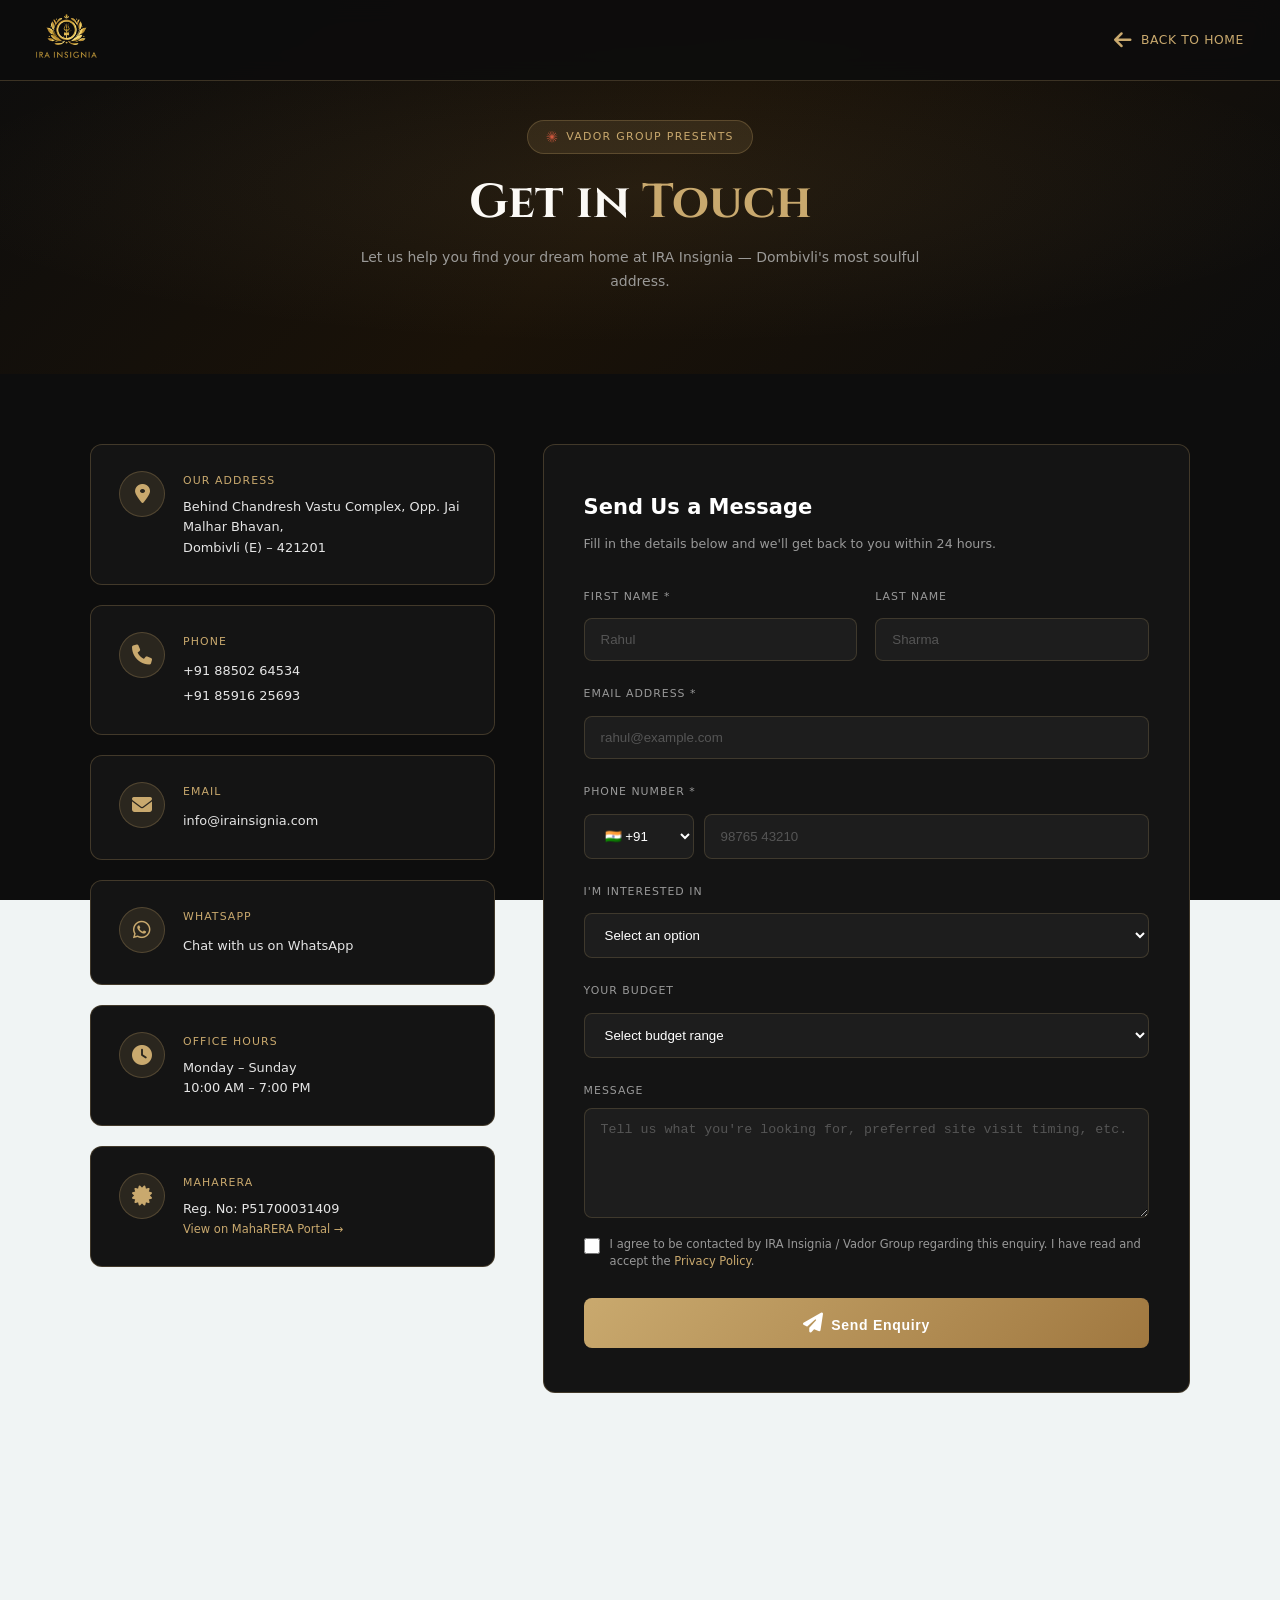
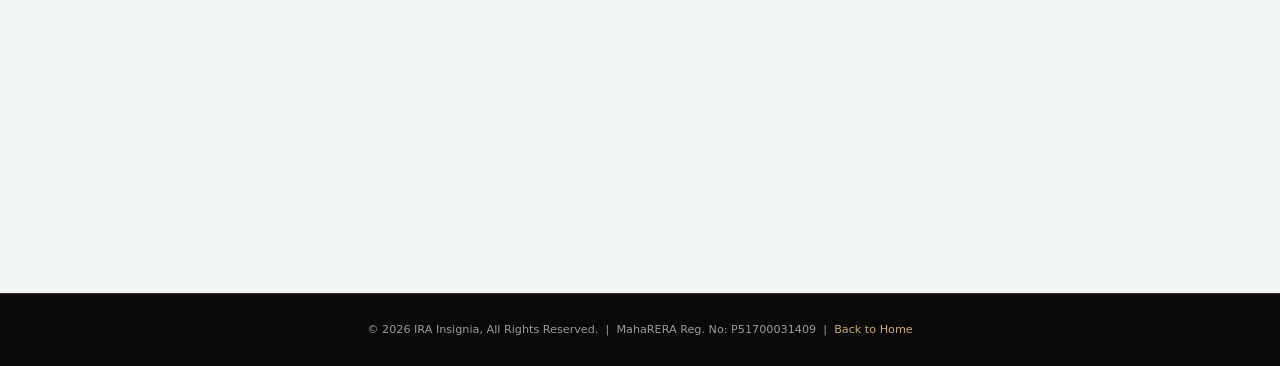
<file: contact_php.html>
<!doctype html>
<html lang="en">

<head>
  <meta charset="utf-8">
  <meta name="viewport" content="width=device-width, initial-scale=1, shrink-to-fit=no">
  <title>Contact Us | IRA Insignia – A Soulful Life</title>
  <meta name="description" content="Get in touch with IRA Insignia – Vador Group's premium residential project in Dombivli. MahaRERA: P51700031409.">
  <link rel="icon" type="image/x-icon" href="images/favicon.png">
  <link href="https://cdnjs.cloudflare.com/ajax/libs/font-awesome/6.4.0/css/all.min.css" rel="stylesheet">
  <link rel="stylesheet" href="css/style.css">
  <link rel="stylesheet" href="css/my-style.css">
  <link href="https://unpkg.com/aos@2.3.1/dist/aos.css" rel="stylesheet">
  <script src="https://unpkg.com/aos@2.3.1/dist/aos.js"></script>

  <style>
    /* ── Page-level resets & variables ── */
    *, *::before, *::after { box-sizing: border-box; margin: 0; padding: 0; }

    :root {
      --main-color:   #c9a96e;   /* gold accent — matches site */
      --main-color2:  #c9a96e;
      --dark-bg:      #0d0d0d;
      --card-bg:      #141414;
      --border:       rgba(201,169,110,.25);
      --text-light:   #e5e5e5;
      --text-muted:   #999;
      --radius:       12px;
      --transition:   .3s ease;
    }

    body {
      background: var(--dark-bg);
      color: var(--text-light);
      font-family: 'Segoe UI', system-ui, sans-serif;
      min-height: 100vh;
    }

    /* ── Hero banner ── */
    .contact-hero {
      position: relative;
      background: linear-gradient(135deg, #0d0d0d 0%, #1a1208 50%, #0d0d0d 100%);
      padding: 120px 20px 80px;
      text-align: center;
      overflow: hidden;
    }
    .contact-hero::before {
      content: '';
      position: absolute;
      inset: 0;
      background: radial-gradient(ellipse 80% 60% at 50% 50%, rgba(201,169,110,.08) 0%, transparent 70%);
      pointer-events: none;
    }
    .contact-hero .badge {
      display: inline-flex;
      align-items: center;
      gap: 8px;
      background: rgba(201,169,110,.12);
      border: 1px solid var(--border);
      color: var(--main-color);
      font-size: .78rem;
      letter-spacing: .12em;
      text-transform: uppercase;
      padding: 6px 18px;
      border-radius: 40px;
      margin-bottom: 22px;
    }
    .contact-hero h1 {
      font-size: clamp(2rem, 5vw, 3.4rem);
      font-weight: 700;
      line-height: 1.15;
      color: #fff;
      margin-bottom: 16px;
    }
    .contact-hero h1 span { color: var(--main-color); }
    .contact-hero p {
      max-width: 560px;
      margin: 0 auto;
      color: var(--text-muted);
      font-size: 1rem;
      line-height: 1.7;
    }

    /* ── Main layout ── */
    .contact-section {
      max-width: 1140px;
      margin: 0 auto;
      padding: 70px 20px 100px;
      display: grid;
      grid-template-columns: 1fr 1.6fr;
      gap: 48px;
      align-items: start;
    }
    @media (max-width: 860px) {
      .contact-section { grid-template-columns: 1fr; gap: 40px; }
    }

    /* ── Info cards (left column) ── */
    .info-col { display: flex; flex-direction: column; gap: 20px; }

    .info-card {
      background: var(--card-bg);
      border: 1px solid var(--border);
      border-radius: var(--radius);
      padding: 26px 28px;
      display: flex;
      gap: 18px;
      align-items: flex-start;
      transition: border-color var(--transition), transform var(--transition);
    }
    .info-card:hover {
      border-color: var(--main-color);
      transform: translateY(-2px);
    }
    .info-icon {
      width: 46px; height: 46px; flex-shrink: 0;
      background: rgba(201,169,110,.12);
      border: 1px solid var(--border);
      border-radius: 50%;
      display: flex; align-items: center; justify-content: center;
      color: var(--main-color);
      font-size: 1rem;
    }
    .info-card h5 { font-size: .78rem; text-transform: uppercase; letter-spacing: .1em; color: var(--main-color); margin-bottom: 6px; }
    .info-card a, .info-card p { color: var(--text-light); font-size: .92rem; line-height: 1.6; text-decoration: none; }
    .info-card a:hover { color: var(--main-color); }

    .divider {
      height: 1px;
      background: var(--border);
      margin: 4px 0;
    }

    /* ── Form card (right column) ── */
    .form-card {
      background: var(--card-bg);
      border: 1px solid var(--border);
      border-radius: var(--radius);
      padding: 44px 40px;
    }
    @media (max-width: 500px) { .form-card { padding: 28px 20px; } }

    .form-card h2 {
      font-size: 1.5rem;
      font-weight: 700;
      color: #fff;
      margin-bottom: 6px;
    }
    .form-card p.sub {
      color: var(--text-muted);
      font-size: .9rem;
      margin-bottom: 32px;
    }

    .form-row {
      display: grid;
      grid-template-columns: 1fr 1fr;
      gap: 18px;
    }
    @media (max-width: 560px) { .form-row { grid-template-columns: 1fr; } }

    .field {
      display: flex;
      flex-direction: column;
      gap: 7px;
      margin-bottom: 18px;
    }
    .field label {
      font-size: .78rem;
      text-transform: uppercase;
      letter-spacing: .09em;
      color: var(--text-muted);
    }
    .field input,
    .field select,
    .field textarea {
      background: rgba(255,255,255,.04);
      border: 1px solid rgba(201,169,110,.2);
      border-radius: 8px;
      color: #fff;
      font-size: .95rem;
      padding: 13px 16px;
      outline: none;
      transition: border-color var(--transition), background var(--transition);
      width: 100%;
    }
    .field input::placeholder,
    .field textarea::placeholder { color: #555; }
    .field select option { background: #1a1a1a; color: #fff; }
    .field input:focus,
    .field select:focus,
    .field textarea:focus {
      border-color: var(--main-color);
      background: rgba(201,169,110,.05);
    }
    .field textarea { resize: vertical; min-height: 110px; }

    /* phone with country code */
    .phone-wrap { display: flex; gap: 10px; }
    .phone-wrap select { width: 110px; flex-shrink: 0; }
    .phone-wrap input { flex: 1; }

    /* consent row */
    .consent {
      display: flex;
      align-items: flex-start;
      gap: 10px;
      margin-bottom: 28px;
    }
    .consent input[type=checkbox] {
      width: 16px; height: 16px; flex-shrink: 0;
      accent-color: var(--main-color);
      margin-top: 2px;
      cursor: pointer;
    }
    .consent label {
      font-size: .82rem;
      color: var(--text-muted);
      line-height: 1.5;
      cursor: pointer;
    }
    .consent label a { color: var(--main-color); text-decoration: none; }

    /* submit button */
    .btn-submit {
      width: 100%;
      background: linear-gradient(135deg, #c9a96e, #a07840);
      border: none;
      border-radius: 8px;
      color: #fff;
      font-size: 1rem;
      font-weight: 600;
      letter-spacing: .05em;
      padding: 15px 30px;
      cursor: pointer;
      position: relative;
      overflow: hidden;
      transition: opacity var(--transition), transform var(--transition);
    }
    .btn-submit:hover { opacity: .9; transform: translateY(-1px); }
    .btn-submit:active { transform: translateY(0); }

    /* ── Success message ── */
    #success-msg {
      display: none;
      background: rgba(201,169,110,.1);
      border: 1px solid var(--main-color);
      border-radius: 8px;
      padding: 18px 22px;
      color: var(--main-color);
      font-size: .95rem;
      margin-top: 18px;
      text-align: center;
    }

    /* ── Map strip ── */
    .map-strip iframe {
      display: block;
      width: 100%;
      height: 400px;
      border: 0;
      filter: grayscale(.4) brightness(.85);
    }

    /* ── Footer (minimal) ── */
    .mini-footer {
      background: #0a0a0a;
      border-top: 1px solid var(--border);
      padding: 24px 20px;
      text-align: center;
    }
    .mini-footer h6 {
      color: var(--text-muted);
      font-size: .8rem;
      font-weight: 400;
    }
    .mini-footer a { color: var(--main-color); text-decoration: none; }

    /* ── Header (minimal) ── */
    .top-bar {
      position: fixed; top: 0; left: 0; right: 0; z-index: 999;
      background: rgba(13,13,13,.95);
      backdrop-filter: blur(12px);
      border-bottom: 1px solid var(--border);
      display: flex; align-items: center; justify-content: space-between;
      padding: 14px 36px;
    }
    .top-bar .logo img { height: 44px; object-fit: contain; }
    .top-bar .back-link {
      display: flex; align-items: center; gap: 8px;
      color: var(--main-color); text-decoration: none; font-size: .88rem;
      letter-spacing: .05em; text-transform: uppercase; transition: gap var(--transition);
    }
    .top-bar .back-link:hover { gap: 12px; }
  </style>
</head>

<body>

  <!-- ── Top Bar ── -->
  <div class="top-bar">
    <div class="logo">
      <a href="index.html"><img src="images/logo.png" alt="IRA Insignia"></a>
    </div>
    <a href="index.html" class="back-link">
      <i class="fa-solid fa-arrow-left"></i> Back to Home
    </a>
  </div>

  <!-- ── Hero ── -->
  <div class="contact-hero">
    <div class="badge"><img src="images/star.svg" width="12" alt=""> Vador Group Presents</div>
    <h1>Get in <span>Touch</span></h1>
    <p>Let us help you find your dream home at IRA Insignia — Dombivli's most soulful address.</p>
  </div>

  <!-- ── Contact Section ── -->
  <div class="contact-section">

    <!-- Left: Info Cards -->
    <div class="info-col" data-aos="fade-right">

      <div class="info-card">
        <div class="info-icon"><i class="fa-solid fa-map-marker-alt"></i></div>
        <div>
          <h5>Our Address</h5>
          <p>Behind Chandresh Vastu Complex, Opp. Jai Malhar Bhavan,<br>Dombivli (E) – 421201</p>
        </div>
      </div>

      <div class="info-card">
        <div class="info-icon"><i class="fa-solid fa-phone"></i></div>
        <div>
          <h5>Phone</h5>
          <a href="tel:+918850264534">+91 88502 64534</a><br>
          <a href="tel:+918591625693">+91 85916 25693</a>
        </div>
      </div>

      <div class="info-card">
        <div class="info-icon"><i class="fa-solid fa-envelope"></i></div>
        <div>
          <h5>Email</h5>
          <a href="mailto:info@irainsignia.com">info@irainsignia.com</a>
        </div>
      </div>

      <div class="info-card">
        <div class="info-icon"><i class="fa-brands fa-whatsapp"></i></div>
        <div>
          <h5>WhatsApp</h5>
          <a href="https://wa.me/+918850264534" target="_blank">Chat with us on WhatsApp</a>
        </div>
      </div>

      <div class="info-card">
        <div class="info-icon"><i class="fa-solid fa-clock"></i></div>
        <div>
          <h5>Office Hours</h5>
          <p>Monday – Sunday<br>10:00 AM – 7:00 PM</p>
        </div>
      </div>

      <div class="info-card">
        <div class="info-icon"><i class="fa-solid fa-certificate"></i></div>
        <div>
          <h5>MahaRERA</h5>
          <p>Reg. No: P51700031409<br>
            <a href="https://maharera.mahaonline.gov.in" target="_blank" style="color:var(--main-color);font-size:.82rem;">View on MahaRERA Portal →</a>
          </p>
        </div>
      </div>

    </div>

    <!-- Right: Form -->
    <div class="form-card" data-aos="fade-left">
      <h2>Send Us a Message</h2>
      <p class="sub">Fill in the details below and we'll get back to you within 24 hours.</p>

      <form id="contactForm" action="submit.php" method="POST">

      <div class="form-row">
        <div class="field">
          <label>First Name *</label>
          <input type="text" id="firstName" placeholder="Rahul" required>
        </div>
        <div class="field">
          <label>Last Name</label>
          <input type="text" id="lastName" placeholder="Sharma">
        </div>
      </div>

      <div class="field">
        <label>Email Address *</label>
        <input type="email" id="email" placeholder="rahul@example.com" required>
      </div>

      <div class="field">
        <label>Phone Number *</label>
        <div class="phone-wrap">
          <select id="countryCode">
            <option value="+91">🇮🇳 +91</option>
            <option value="+1">🇺🇸 +1</option>
            <option value="+44">🇬🇧 +44</option>
            <option value="+971">🇦🇪 +971</option>
            <option value="+61">🇦🇺 +61</option>
            <option value="+65">🇸🇬 +65</option>
          </select>
          <input type="tel" id="phone" placeholder="98765 43210" required>
        </div>
      </div>

      <div class="field">
        <label>I'm Interested In</label>
        <select id="interest">
          <option value="" disabled selected>Select an option</option>
          <option>1 BHK Apartment</option>
          <option>2 BHK Apartment</option>
          <option>Site Visit</option>
          <option>Investment Enquiry</option>
          <option>Payment Plan Details</option>
          <option>General Enquiry</option>
        </select>
      </div>

      <div class="field">
        <label>Your Budget</label>
        <select id="budget">
          <option value="" disabled selected>Select budget range</option>
          <option>Under ₹50 Lakh</option>
          <option>₹50 L – ₹75 L</option>
          <option>₹75 L – ₹1 Cr</option>
          <option>Above ₹1 Cr</option>
        </select>
      </div>

      <div class="field">
        <label>Message</label>
        <textarea id="message" placeholder="Tell us what you're looking for, preferred site visit timing, etc."></textarea>
      </div>

      <div class="consent">
        <input type="checkbox" id="consent" required>
        <label for="consent">
          I agree to be contacted by IRA Insignia / Vador Group regarding this enquiry. I have read and accept the
          <a href="#">Privacy Policy</a>.
        </label>
      </div>

      <button class="btn-submit" type="submit">
        <i class="fa-solid fa-paper-plane" style="margin-right:8px;"></i>Send Enquiry
      </button>

      </form>

      <div id="success-msg">
        <i class="fa-solid fa-circle-check" style="margin-right:8px;"></i>
        Your enquiry has been sent! We'll get back to you within 24 hours.
      </div>
    </div>

  </div>

  <!-- ── Map ── -->
  <div class="map-strip">
    <iframe
      src="https://www.google.com/maps/embed?pb=!1m18!1m12!1m3!1d3768.0674369015214!2d73.08314007520833!3d19.192256682036337!2m3!1f0!2f0!3f0!3m2!1i1024!2i768!4f13.1!3m3!1m2!1s0x3be7bfb59868fb21%3A0x92ada57d4e9c41ee!2sIRA%20INSIGNIA!5e0!3m2!1sen!2sin!4v1776745831914!5m2!1sen!2sin"
      allowfullscreen loading="lazy" referrerpolicy="no-referrer-when-downgrade"
      title="IRA Insignia Location Map">
    </iframe>
  </div>

  <!-- ── Footer ── -->
  <div class="mini-footer">
    <h6>© 2026 IRA Insignia, All Rights Reserved. &nbsp;|&nbsp; MahaRERA Reg. No: P51700031409 &nbsp;|&nbsp;
      <a href="index.html">Back to Home</a>
    </h6>
  </div>

  <script src="https://code.jquery.com/jquery-3.6.0.min.js"></script>
  <script>
    AOS.init({ duration: 700, offset: 60 });

    // Show success banner if redirected back with ?sent=1
    if (new URLSearchParams(window.location.search).get('sent') === '1') {
      document.addEventListener('DOMContentLoaded', () => {
        document.getElementById('success-msg').style.display = 'block';
        window.scrollTo({ top: document.getElementById('success-msg').offsetTop - 100, behavior: 'smooth' });
      });
    }

    // Client-side validation before PHP submit
    document.getElementById('contactForm').addEventListener('submit', function(e) {
      const firstName = document.getElementById('firstName').value.trim();
      const email     = document.getElementById('email').value.trim();
      const phone     = document.getElementById('phone').value.trim();
      const consent   = document.getElementById('consent').checked;

      if (!firstName) { e.preventDefault(); alert('Please enter your first name.'); return; }
      if (!email || !/^[^\s@]+@[^\s@]+\.[^\s@]+$/.test(email)) { e.preventDefault(); alert('Please enter a valid email address.'); return; }
      if (!phone)  { e.preventDefault(); alert('Please enter your phone number.'); return; }
      if (!consent) { e.preventDefault(); alert('Please accept the privacy policy to proceed.'); return; }

      const btn = document.querySelector('.btn-submit');
      btn.disabled = true;
      btn.innerHTML = '<i class="fa-solid fa-spinner fa-spin" style="margin-right:8px;"></i>Sending…';
    });
  </script>

</body>
</html>
</file>
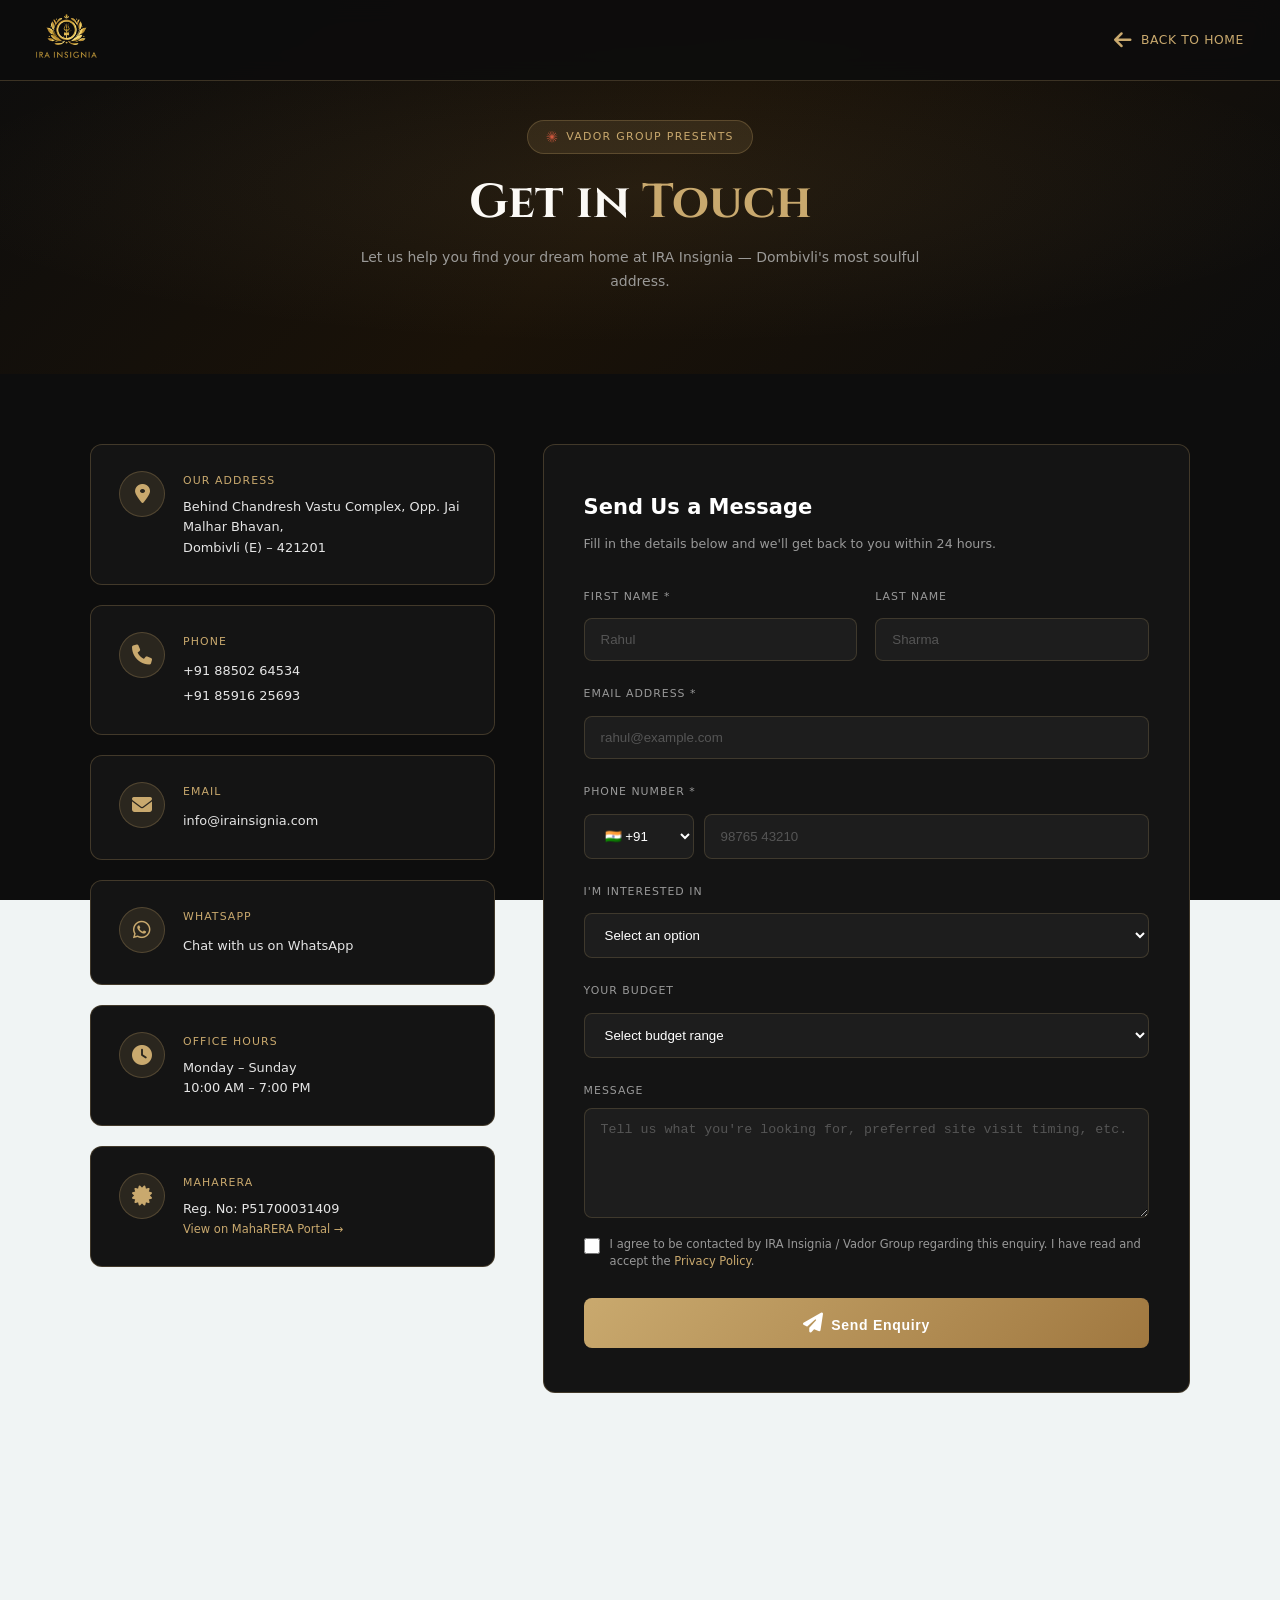
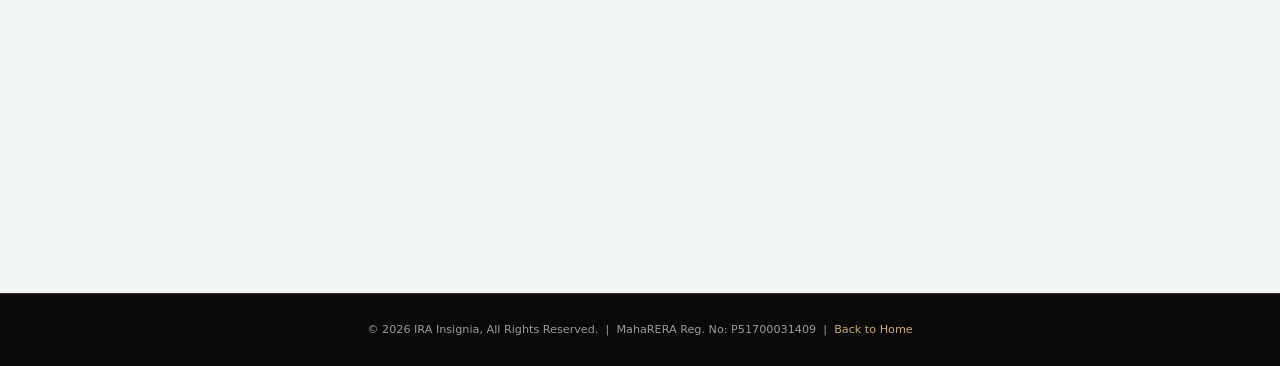
<file: contact_web3forms.html>
<!doctype html>
<html lang="en">

<head>
  <meta charset="utf-8">
  <meta name="viewport" content="width=device-width, initial-scale=1, shrink-to-fit=no">
  <title>Contact Us | IRA Insignia – A Soulful Life</title>
  <meta name="description" content="Get in touch with IRA Insignia – Vador Group's premium residential project in Dombivli. MahaRERA: P51700031409.">
  <link rel="icon" type="image/x-icon" href="images/favicon.png">
  <link href="https://cdnjs.cloudflare.com/ajax/libs/font-awesome/6.4.0/css/all.min.css" rel="stylesheet">
  <link rel="stylesheet" href="css/style.css">
  <link rel="stylesheet" href="css/my-style.css">
  <link href="https://unpkg.com/aos@2.3.1/dist/aos.css" rel="stylesheet">
  <script src="https://unpkg.com/aos@2.3.1/dist/aos.js"></script>

  <style>
    /* ── Page-level resets & variables ── */
    *, *::before, *::after { box-sizing: border-box; margin: 0; padding: 0; }

    :root {
      --main-color:   #c9a96e;   /* gold accent — matches site */
      --main-color2:  #c9a96e;
      --dark-bg:      #0d0d0d;
      --card-bg:      #141414;
      --border:       rgba(201,169,110,.25);
      --text-light:   #e5e5e5;
      --text-muted:   #999;
      --radius:       12px;
      --transition:   .3s ease;
    }

    body {
      background: var(--dark-bg);
      color: var(--text-light);
      font-family: 'Segoe UI', system-ui, sans-serif;
      min-height: 100vh;
    }

    /* ── Hero banner ── */
    .contact-hero {
      position: relative;
      background: linear-gradient(135deg, #0d0d0d 0%, #1a1208 50%, #0d0d0d 100%);
      padding: 120px 20px 80px;
      text-align: center;
      overflow: hidden;
    }
    .contact-hero::before {
      content: '';
      position: absolute;
      inset: 0;
      background: radial-gradient(ellipse 80% 60% at 50% 50%, rgba(201,169,110,.08) 0%, transparent 70%);
      pointer-events: none;
    }
    .contact-hero .badge {
      display: inline-flex;
      align-items: center;
      gap: 8px;
      background: rgba(201,169,110,.12);
      border: 1px solid var(--border);
      color: var(--main-color);
      font-size: .78rem;
      letter-spacing: .12em;
      text-transform: uppercase;
      padding: 6px 18px;
      border-radius: 40px;
      margin-bottom: 22px;
    }
    .contact-hero h1 {
      font-size: clamp(2rem, 5vw, 3.4rem);
      font-weight: 700;
      line-height: 1.15;
      color: #fff;
      margin-bottom: 16px;
    }
    .contact-hero h1 span { color: var(--main-color); }
    .contact-hero p {
      max-width: 560px;
      margin: 0 auto;
      color: var(--text-muted);
      font-size: 1rem;
      line-height: 1.7;
    }

    /* ── Main layout ── */
    .contact-section {
      max-width: 1140px;
      margin: 0 auto;
      padding: 70px 20px 100px;
      display: grid;
      grid-template-columns: 1fr 1.6fr;
      gap: 48px;
      align-items: start;
    }
    @media (max-width: 860px) {
      .contact-section { grid-template-columns: 1fr; gap: 40px; }
    }

    /* ── Info cards (left column) ── */
    .info-col { display: flex; flex-direction: column; gap: 20px; }

    .info-card {
      background: var(--card-bg);
      border: 1px solid var(--border);
      border-radius: var(--radius);
      padding: 26px 28px;
      display: flex;
      gap: 18px;
      align-items: flex-start;
      transition: border-color var(--transition), transform var(--transition);
    }
    .info-card:hover {
      border-color: var(--main-color);
      transform: translateY(-2px);
    }
    .info-icon {
      width: 46px; height: 46px; flex-shrink: 0;
      background: rgba(201,169,110,.12);
      border: 1px solid var(--border);
      border-radius: 50%;
      display: flex; align-items: center; justify-content: center;
      color: var(--main-color);
      font-size: 1rem;
    }
    .info-card h5 { font-size: .78rem; text-transform: uppercase; letter-spacing: .1em; color: var(--main-color); margin-bottom: 6px; }
    .info-card a, .info-card p { color: var(--text-light); font-size: .92rem; line-height: 1.6; text-decoration: none; }
    .info-card a:hover { color: var(--main-color); }

    .divider {
      height: 1px;
      background: var(--border);
      margin: 4px 0;
    }

    /* ── Form card (right column) ── */
    .form-card {
      background: var(--card-bg);
      border: 1px solid var(--border);
      border-radius: var(--radius);
      padding: 44px 40px;
    }
    @media (max-width: 500px) { .form-card { padding: 28px 20px; } }

    .form-card h2 {
      font-size: 1.5rem;
      font-weight: 700;
      color: #fff;
      margin-bottom: 6px;
    }
    .form-card p.sub {
      color: var(--text-muted);
      font-size: .9rem;
      margin-bottom: 32px;
    }

    .form-row {
      display: grid;
      grid-template-columns: 1fr 1fr;
      gap: 18px;
    }
    @media (max-width: 560px) { .form-row { grid-template-columns: 1fr; } }

    .field {
      display: flex;
      flex-direction: column;
      gap: 7px;
      margin-bottom: 18px;
    }
    .field label {
      font-size: .78rem;
      text-transform: uppercase;
      letter-spacing: .09em;
      color: var(--text-muted);
    }
    .field input,
    .field select,
    .field textarea {
      background: rgba(255,255,255,.04);
      border: 1px solid rgba(201,169,110,.2);
      border-radius: 8px;
      color: #fff;
      font-size: .95rem;
      padding: 13px 16px;
      outline: none;
      transition: border-color var(--transition), background var(--transition);
      width: 100%;
    }
    .field input::placeholder,
    .field textarea::placeholder { color: #555; }
    .field select option { background: #1a1a1a; color: #fff; }
    .field input:focus,
    .field select:focus,
    .field textarea:focus {
      border-color: var(--main-color);
      background: rgba(201,169,110,.05);
    }
    .field textarea { resize: vertical; min-height: 110px; }

    /* phone with country code */
    .phone-wrap { display: flex; gap: 10px; }
    .phone-wrap select { width: 110px; flex-shrink: 0; }
    .phone-wrap input { flex: 1; }

    /* consent row */
    .consent {
      display: flex;
      align-items: flex-start;
      gap: 10px;
      margin-bottom: 28px;
    }
    .consent input[type=checkbox] {
      width: 16px; height: 16px; flex-shrink: 0;
      accent-color: var(--main-color);
      margin-top: 2px;
      cursor: pointer;
    }
    .consent label {
      font-size: .82rem;
      color: var(--text-muted);
      line-height: 1.5;
      cursor: pointer;
    }
    .consent label a { color: var(--main-color); text-decoration: none; }

    /* submit button */
    .btn-submit {
      width: 100%;
      background: linear-gradient(135deg, #c9a96e, #a07840);
      border: none;
      border-radius: 8px;
      color: #fff;
      font-size: 1rem;
      font-weight: 600;
      letter-spacing: .05em;
      padding: 15px 30px;
      cursor: pointer;
      position: relative;
      overflow: hidden;
      transition: opacity var(--transition), transform var(--transition);
    }
    .btn-submit:hover { opacity: .9; transform: translateY(-1px); }
    .btn-submit:active { transform: translateY(0); }

    /* ── Success message ── */
    #success-msg {
      display: none;
      background: rgba(201,169,110,.1);
      border: 1px solid var(--main-color);
      border-radius: 8px;
      padding: 18px 22px;
      color: var(--main-color);
      font-size: .95rem;
      margin-top: 18px;
      text-align: center;
    }

    /* ── Map strip ── */
    .map-strip iframe {
      display: block;
      width: 100%;
      height: 400px;
      border: 0;
      filter: grayscale(.4) brightness(.85);
    }

    /* ── Footer (minimal) ── */
    .mini-footer {
      background: #0a0a0a;
      border-top: 1px solid var(--border);
      padding: 24px 20px;
      text-align: center;
    }
    .mini-footer h6 {
      color: var(--text-muted);
      font-size: .8rem;
      font-weight: 400;
    }
    .mini-footer a { color: var(--main-color); text-decoration: none; }

    /* ── Header (minimal) ── */
    .top-bar {
      position: fixed; top: 0; left: 0; right: 0; z-index: 999;
      background: rgba(13,13,13,.95);
      backdrop-filter: blur(12px);
      border-bottom: 1px solid var(--border);
      display: flex; align-items: center; justify-content: space-between;
      padding: 14px 36px;
    }
    .top-bar .logo img { height: 44px; object-fit: contain; }
    .top-bar .back-link {
      display: flex; align-items: center; gap: 8px;
      color: var(--main-color); text-decoration: none; font-size: .88rem;
      letter-spacing: .05em; text-transform: uppercase; transition: gap var(--transition);
    }
    .top-bar .back-link:hover { gap: 12px; }
  </style>
</head>

<body>

  <!-- ── Top Bar ── -->
  <div class="top-bar">
    <div class="logo">
      <a href="index.html"><img src="images/logo.png" alt="IRA Insignia"></a>
    </div>
    <a href="index.html" class="back-link">
      <i class="fa-solid fa-arrow-left"></i> Back to Home
    </a>
  </div>

  <!-- ── Hero ── -->
  <div class="contact-hero">
    <div class="badge"><img src="images/star.svg" width="12" alt=""> Vador Group Presents</div>
    <h1>Get in <span>Touch</span></h1>
    <p>Let us help you find your dream home at IRA Insignia — Dombivli's most soulful address.</p>
  </div>

  <!-- ── Contact Section ── -->
  <div class="contact-section">

    <!-- Left: Info Cards -->
    <div class="info-col" data-aos="fade-right">

      <div class="info-card">
        <div class="info-icon"><i class="fa-solid fa-map-marker-alt"></i></div>
        <div>
          <h5>Our Address</h5>
          <p>Behind Chandresh Vastu Complex, Opp. Jai Malhar Bhavan,<br>Dombivli (E) – 421201</p>
        </div>
      </div>

      <div class="info-card">
        <div class="info-icon"><i class="fa-solid fa-phone"></i></div>
        <div>
          <h5>Phone</h5>
          <a href="tel:+918850264534">+91 88502 64534</a><br>
          <a href="tel:+918591625693">+91 85916 25693</a>
        </div>
      </div>

      <div class="info-card">
        <div class="info-icon"><i class="fa-solid fa-envelope"></i></div>
        <div>
          <h5>Email</h5>
          <a href="mailto:info@irainsignia.com">info@irainsignia.com</a>
        </div>
      </div>

      <div class="info-card">
        <div class="info-icon"><i class="fa-brands fa-whatsapp"></i></div>
        <div>
          <h5>WhatsApp</h5>
          <a href="https://wa.me/+918850264534" target="_blank">Chat with us on WhatsApp</a>
        </div>
      </div>

      <div class="info-card">
        <div class="info-icon"><i class="fa-solid fa-clock"></i></div>
        <div>
          <h5>Office Hours</h5>
          <p>Monday – Sunday<br>10:00 AM – 7:00 PM</p>
        </div>
      </div>

      <div class="info-card">
        <div class="info-icon"><i class="fa-solid fa-certificate"></i></div>
        <div>
          <h5>MahaRERA</h5>
          <p>Reg. No: P51700031409<br>
            <a href="https://maharera.mahaonline.gov.in" target="_blank" style="color:var(--main-color);font-size:.82rem;">View on MahaRERA Portal →</a>
          </p>
        </div>
      </div>

    </div>

    <!-- Right: Form -->
    <div class="form-card" data-aos="fade-left">
      <h2>Send Us a Message</h2>
      <p class="sub">Fill in the details below and we'll get back to you within 24 hours.</p>

      <div class="form-row">
        <div class="field">
          <label>First Name *</label>
          <input type="text" id="firstName" placeholder="Rahul" required>
        </div>
        <div class="field">
          <label>Last Name</label>
          <input type="text" id="lastName" placeholder="Sharma">
        </div>
      </div>

      <div class="field">
        <label>Email Address *</label>
        <input type="email" id="email" placeholder="rahul@example.com" required>
      </div>

      <div class="field">
        <label>Phone Number *</label>
        <div class="phone-wrap">
          <select id="countryCode">
            <option value="+91">🇮🇳 +91</option>
            <option value="+1">🇺🇸 +1</option>
            <option value="+44">🇬🇧 +44</option>
            <option value="+971">🇦🇪 +971</option>
            <option value="+61">🇦🇺 +61</option>
            <option value="+65">🇸🇬 +65</option>
          </select>
          <input type="tel" id="phone" placeholder="98765 43210" required>
        </div>
      </div>

      <div class="field">
        <label>I'm Interested In</label>
        <select id="interest">
          <option value="" disabled selected>Select an option</option>
          <option>1 BHK Apartment</option>
          <option>2 BHK Apartment</option>
          <option>Site Visit</option>
          <option>Investment Enquiry</option>
          <option>Payment Plan Details</option>
          <option>General Enquiry</option>
        </select>
      </div>

      <div class="field">
        <label>Your Budget</label>
        <select id="budget">
          <option value="" disabled selected>Select budget range</option>
          <option>Under ₹50 Lakh</option>
          <option>₹50 L – ₹75 L</option>
          <option>₹75 L – ₹1 Cr</option>
          <option>Above ₹1 Cr</option>
        </select>
      </div>

      <div class="field">
        <label>Message</label>
        <textarea id="message" placeholder="Tell us what you're looking for, preferred site visit timing, etc."></textarea>
      </div>

      <div class="consent">
        <input type="checkbox" id="consent" required>
        <label for="consent">
          I agree to be contacted by IRA Insignia / Vador Group regarding this enquiry. I have read and accept the
          <a href="#">Privacy Policy</a>.
        </label>
      </div>

      <button class="btn-submit" onclick="submitForm()">
        <i class="fa-solid fa-paper-plane" style="margin-right:8px;"></i>Send Enquiry
      </button>

      <div id="success-msg">
        <i class="fa-solid fa-circle-check" style="margin-right:8px;"></i>
        Your enquiry has been sent! We'll get back to you within 24 hours.
      </div>
    </div>

  </div>

  <!-- ── Map ── -->
  <div class="map-strip">
    <iframe
      src="https://www.google.com/maps/embed?pb=!1m18!1m12!1m3!1d3768.0674369015214!2d73.08314007520833!3d19.192256682036337!2m3!1f0!2f0!3f0!3m2!1i1024!2i768!4f13.1!3m3!1m2!1s0x3be7bfb59868fb21%3A0x92ada57d4e9c41ee!2sIRA%20INSIGNIA!5e0!3m2!1sen!2sin!4v1776745831914!5m2!1sen!2sin"
      allowfullscreen loading="lazy" referrerpolicy="no-referrer-when-downgrade"
      title="IRA Insignia Location Map">
    </iframe>
  </div>

  <!-- ── Footer ── -->
  <div class="mini-footer">
    <h6>© 2026 IRA Insignia, All Rights Reserved. &nbsp;|&nbsp; MahaRERA Reg. No: P51700031409 &nbsp;|&nbsp;
      <a href="index.html">Back to Home</a>
    </h6>
  </div>

  <script src="https://code.jquery.com/jquery-3.6.0.min.js"></script>
  <script>
    AOS.init({ duration: 700, offset: 60 });

    async function submitForm() {
      const firstName   = document.getElementById('firstName').value.trim();
      const lastName    = document.getElementById('lastName').value.trim();
      const email       = document.getElementById('email').value.trim();
      const countryCode = document.getElementById('countryCode').value;
      const phone       = document.getElementById('phone').value.trim();
      const interest    = document.getElementById('interest').value;
      const budget      = document.getElementById('budget').value;
      const message     = document.getElementById('message').value.trim();
      const consent     = document.getElementById('consent').checked;

      // Validation
      if (!firstName) { alert('Please enter your first name.'); return; }
      if (!email || !/^[^\s@]+@[^\s@]+\.[^\s@]+$/.test(email)) { alert('Please enter a valid email address.'); return; }
      if (!phone)  { alert('Please enter your phone number.'); return; }
      if (!consent) { alert('Please accept the privacy policy to proceed.'); return; }

      const btn = document.querySelector('.btn-submit');
      btn.disabled = true;
      btn.innerHTML = '<i class="fa-solid fa-spinner fa-spin" style="margin-right:8px;"></i>Sending…';

      const formData = {
        /* ── STEP 1: Replace the value below with YOUR Web3Forms access key ──
           Go to https://web3forms.com → enter nithulcr@gmail.com → copy the key */
        access_key: "a75d807e-f0bc-42f0-b345-f8ce84375726",

        subject: "IRA Insignia Enquiry – " + firstName + " " + lastName,
        from_name: "IRA Insignia Website",

        // Fields sent in the email
        Name:     firstName + " " + lastName,
        Email:    email,
        Phone:    countryCode + " " + phone,
        Interest: interest || "Not specified",
        Budget:   budget   || "Not specified",
        Message:  message  || "(No additional message)"
      };

      try {
        const res  = await fetch("https://api.web3forms.com/submit", {
          method:  "POST",
          headers: { "Content-Type": "application/json", "Accept": "application/json" },
          body:    JSON.stringify(formData)
        });
        const data = await res.json();

        if (data.success) {
          document.getElementById('success-msg').style.display = 'block';
          // Reset form
          ['firstName','lastName','email','phone','message'].forEach(id => document.getElementById(id).value = '');
          document.getElementById('interest').selectedIndex = 0;
          document.getElementById('budget').selectedIndex   = 0;
          document.getElementById('consent').checked = false;
          btn.innerHTML = '<i class="fa-solid fa-circle-check" style="margin-right:8px;"></i>Sent!';
        } else {
          alert('Something went wrong: ' + (data.message || 'Please try again.'));
          btn.disabled = false;
          btn.innerHTML = '<i class="fa-solid fa-paper-plane" style="margin-right:8px;"></i>Send Enquiry';
        }
      } catch (err) {
        alert('Network error. Please check your connection and try again.');
        btn.disabled = false;
        btn.innerHTML = '<i class="fa-solid fa-paper-plane" style="margin-right:8px;"></i>Send Enquiry';
      }
    }
  </script>

</body>
</html>
</file>
<file: css/style.css>
header {
    position: fixed;
    top: 0;
    z-index: 999;
    width: 100%;
    left: 0;
    /* background: linear-gradient(180deg, #000000ba, #00000091, #00000000); */
    background: rgba(31, 25, 20, 0.401);
    backdrop-filter: blur(10px);
    transition: 1s;

}

.scroll-start header{
    top: -100px;
}
.scroll-top header{
    top: 0;
}
.header-align {
    display: flex;
    align-items: center;
    justify-content: space-between;
    gap: 10px;
    height: 90px;
    position: relative;
    padding-right: 50px;
    padding-left: 50px;
    max-width: 1420px;
    margin-left: auto;
    margin-right: auto;
    

}



.logo {
    align-items: center;
    display: flex;
    z-index: 9999;

}

.logo img {
    max-width: 150px;
    height: 75px;
    object-fit: contain;
    transition: .3s;
}


.header-right {
    display: flex;
    align-items: center;
    justify-content: space-between;
    gap: 25px;
}

.nav {
    display: flex;
    align-items: center;
    justify-content: space-between;
    gap: 25px;
    padding-right: 25px;
    border-right: 1px solid #FFFFFF26;
    min-height: 50px;


}

.nav-items {
    color: white;
    align-items: center;
    display: flex;
    font-weight: 300;

    font-size: 17px;
    position: relative;
    height: fit-content;
    cursor: pointer;
    line-height: initial;
    -webkit-user-select: none;
    /* Safari */
    -ms-user-select: none;
    /* IE 10 and IE 11 */
    user-select: none;
    /* Standard syntax */

}

.nav-items:before {
    content: "";
    position: absolute;
    bottom: -5px;
    left: 0;
    ;
    height: 2px;
    background: var(--main-color2);
    opacity: .6;
    transition: .3s;
    width: 0;
}

.nav-items:hover:before {

    width: 100%;
    opacity: .6;
}

.nav-items.active {
    color: var(--main-color2);

}


.nav-buttons {
    display: flex;
    align-items: center;
    justify-content: space-between;
    gap: 20px;
}

.button-site {
    background: linear-gradient(270deg, #fff, #e8e8e8);
    color: var(--main-color);
    padding: 14px 30px;
    border-radius: 30px;
    display: flex;
    align-items: center;
    justify-content: center;
    gap: 7px;
    min-width: 200px;
    cursor: pointer;
    line-height: 24px;
    position: relative;
    overflow: hidden;
    z-index: 9;
    min-height: 26px;
    transition: .3s;


}



.button-site3 {
    background: linear-gradient(90deg, var(--main-color3), #0e2e60);

}

.button-site h6 {
    color: var(--main-color);
    z-index: 9;
    white-space: nowrap;
    font-size: 17px !important;
    font-weight: 400;


}

.button-site3 h6 {
    color: white;

}

.button-site img {
    width: 20px;
    height: 20px;
    object-fit: contain;
    z-index: 9;
    transition: .3s;

}

.booknow-right {
    position: absolute;
    right: 0;
    top: 0;
    height: 100%;
    width: 50px;
    border-left: 1px solid var(--main-color);
    z-index: 9;
    display: flex;
    align-items: center;
    justify-content: center;
}



.button-site span {
    position: absolute;
    left: 50%;
    top: 50%;
    width: 0%;
    transform: translate(-50%, -50%);
    background: var(--main-color4);
    height: 0%;

    z-index: 1;
    transition: .3s;
    border-radius: 50px;
}

.button-site3 span {

    background: #033487f2;


}

.button-site:hover span {
    animation: btn_anim .3s ease;
    height: 100%;
    width: 100%;


}
.button-site:hover  h6{

    color: var(--main-color);

}
.button-site3:hover h6{
    color: white;
} 
@keyframes btn_anim {
    0% {
        height: 0px;
    }

    100% {
        height: 100%;
    }
}


.button-site:hover:before {
    display: none;
}
.download {
    position: fixed;
    left: -70px;
    top: 35%;
    transform: rotate(90deg) translateY(-50%);
    transform-origin: center left;
    
    background: #ce523a;
    z-index: 99;
    padding: 6px 20px;
    color: white;
    text-decoration: none;
    white-space: nowrap;
    font-size: 17px;
    border-radius: 20px 20px 0px 0;
    transition: .4s;
    cursor: pointer;
}
.scroll-start .download {
  
    left: 0px;
   
}
.menu {
    width: 25px;
    height: 18px;
    display: flex;
    align-items: flex-end;
    justify-content: space-between;
    flex-direction: column;
    display: none;
}

.menu span {
    height: 2px;
    width: 100%;
    background: white;

}

.menu span:nth-child(2) {
    width: 80%;
}



.text-site-primary {
    color: var(--main-color2) !important;
}
.text-site-secondary, .overview-content-heading {
    color: var(--main-color3);
}
.text-site-info {
    color: var(--main-color) !important;
}




.sticky-bar {
    position: fixed;
    left: 0;
    width: 100%;
    background: #001435f2;
    z-index: 99;
    backdrop-filter: blur(8px);
    transition: .5s;
    bottom: -100px;
    
}

.scroll-start .sticky-bar {

    bottom: 0px;

}

.sticky-bar h5 {
    font-size: 20px;
    line-height: 20px;
}

section {
    background: #ffffff;
    z-index: 1;
    position: relative;
}
section:nth-child(odd){
    background: #fffdf6;

}
/* fixed contact start */
.fixed-contact {
    position: fixed;
    right: 20px;
    bottom: 10px;
    z-index: 9999;
    display: flex;
    flex-direction: column;
    width: 70px;
    height: 70px;
    border-radius: 50%;
    align-items: center;
    justify-content: center;
    cursor: pointer;
}
.support-popup a{
  position: absolute;
  right: 20px;
  bottom: 20px;
  opacity: 0;
  pointer-events: none;
}
.fixed-contact .support-icon {
    width: 70px;
    height: 70px;
}
.fixed-contact .support-popup img {
    width: 40px;
    height: 40px;
    border-radius: 50%;
}
/* home started */
.home {
    position: relative;
    background: #fff!important;
}

.sticky-home {
    position: sticky;
    top: 0;
}



.carousel-text {
    position: relative;
}

.carousel-text.bg-light {
    background: #03034f59;
    width: fit-content;
    margin: 0 auto;
    padding: 30px;
}

.banner-badge {
    display: flex;
    align-items: center;
    gap: 5px;
    padding: 7px 15px 7px 8px;
    background-color: var(--main-color4);
    border-radius: 20px;
    font-size: 14px;
    width: fit-content;
    margin-left: auto;
    margin-right: auto;
    margin-bottom: 10px;
    line-height: 13px;
    font-size: 12px;
    text-transform: uppercase;
    color: black;
}

.banner-badge img {
    width: 20px;
    animation: rotateInfinite 6s linear infinite;
    will-change: transform;
    margin-right: 4px;
}
.badge-star img{
     width: 34px;
    animation: rotateInfinite 6s linear infinite;
    will-change: transform;
}
@keyframes rotateInfinite {
    0% {
        transform: rotate(0deg);
    }
    100% {
        transform: rotate(360deg);
    }
}

.carousel-caption.right-text .banner-badge {
    margin-left: auto;
    margin-right: 0;
}

.carousel-caption.left-text .banner-badge {
    margin-right: auto;
    margin-left: 0;
}

.carousel-caption .carousel-caption-img {
    width: 200px;
    margin: 20px 0;
}

.home .carousel-inner2 {
    position: relative;
    /* mask-image: linear-gradient(0deg, #f9f9f900 6%, #000 35%); */
}
.carousel-caption h4{
    font-size: 20px;
    color: white;
    font-weight: 400;

    display: flex;
    align-items: center;
    gap: 10px;
    justify-content: center;
}
.carousel-caption h4 img{
    width: 16px;
}
.home .carousel-inner2 img {
    /* height: calc(100vh - 75px); */
    height: 105vh;
    object-fit: cover;
    width: 100%;
    display: block;
}

.home .carousel-inner2:before {
    content: "";
    position: absolute;
    left: 0;
    top: 0;
    width: 100%;
    height: 100%;
    z-index: 9;
    background: radial-gradient(#0000009f, #00000064, #ffffff03);
}

.home .carousel-inner3:before {
    content: "";
    position: absolute;
    left: 0;
    top: 0;
    width: 100%;
    height: 100%;
    z-index: 9;
    background: linear-gradient(269deg, rgba(0, 0, 0, 0.359), transparent);
}


.home .carousel-caption {
    position: absolute;
    top: 50%;
    right: initial;
    bottom: initial;
    left: 50%;
    transform: translate(-50%, -50%);
    padding-top: 5rem;
    padding-bottom: 5rem;
    color: #fff;
    text-align: center;
    z-index: 99;
    width: 100%;
    max-width: 1320px;

    margin: 0 auto;
    text-align: center;

}

.carousel-caption-with-img {
    padding-top: 50px !important;
}

.home .carousel-caption.left-text {


    text-align: left;
}

.home .carousel-caption.left-text p {
    margin: 20px 0;
}

.home .carousel-caption.left-text .buttons-container {
    margin: 20px 0;
}

.carousel-caption.left-text .carousel-text {
    max-width: 600px;
}

.home .carousel-caption.right-text {

    right: 0;
    text-align: right;
}

.home .carousel-caption.right-text p {
    margin-left: auto;
    margin-right: 0;
}

.home .carousel-caption.right-text .buttons-container {
    margin-left: auto;
    margin-right: 0;
}

.carousel-caption.right-text .carousel-text {
    max-width: 600px;
    float: inline-end;

}


.home .swiper-pagination {
    z-index: 99;
}

h1 {
    color: white;
    font-size: 44px;
    line-height: 54px;
    font-weight: 700;
}

.home .carousel-caption h1 {
    color: white;
    font-size: 80px;
    line-height: 74px;
    font-weight: 700;
    max-width: 800px;
    margin: auto;
    text-transform: capitalize;
    margin-top: 20px;
}
.location-badge{
    display: flex;
    align-items: center;
    gap: 10px;
    margin: auto; 
    width: fit-content;
    margin-top: 15px;
}
.location-badge span{
    text-transform: uppercase;
    font-size: 22px;
    font-weight: 300;
    color: var(--main-color4);
}
.home .carousel-caption p {
    color: white;
    font-size: 18px;
    font-weight: 300;
    line-height: 26px;
    max-width: 700px;
    margin: 10px auto 20px auto;
}

.home .swiper-slide img.mob {
    display: none;
}

.home .swiper-pagination {

    bottom: 10% !important;
}

.home .swiper-pagination span {

    width: 30px;
    height: 4px;
    padding: 0;
    margin-right: 5px;
    margin-left: 5px;
    border-radius: 5px;
    background-color: var(--main-color2);

    opacity: .3;

}

.home .swiper-pagination .swiper-pagination-bullet-active {
    opacity: 1;
}

.icon {
    width: 18px;
    height: 18px;
    object-fit: contain;
}

.buttons-container {
    display: flex;
    width: fit-content;
    gap: 15px;
    flex-wrap: wrap;
    margin: 0 auto;
    justify-content: center;
}

/* about start */
.about-heading{
    font-size: 36px;
    line-height: 1.2;

}



.about {
    padding: 80px 50px 130px 50px;
}



.about-right-text {
    display: flex;
    flex-direction: column;
    gap: 10px;
}
.about-row{
    display: grid;
    grid-template-columns: 3fr 4fr;
    gap: 70px;
}
 .about-right p {
    color: black;
    font-size: 18px !important;
    font-weight: 300;
    line-height: 1.5;
    text-align: justify;
}

.about-right {
    padding: 15px 0 0px 0;
}

.about-center {
    display: grid;
    grid-template-columns: 1fr 1fr;
    gap: 20px;
}
.about-center > img:nth-child(1){
    margin-top: 20px;
    /* mask-image: linear-gradient(180deg, #f9f9f900 1%, #000 40%); */

    clip-path: polygon(0 0, 0 0, 0 100%, 0% 100%);
    transition: all 2s cubic-bezier(.215, .61, .355, 1)!important;

}
.about-center > img:nth-child(2){
    margin-top: -20px;
    /* mask-image: linear-gradient(0deg, #f9f9f900 1%, #000 40%); */


    clip-path: polygon(0 0, 0 0, 0 100%, 0% 100%);
    transition: all 2s cubic-bezier(.215, .61, .355, 1)!important; 
}
.about-center > img[data-aos^=fade][data-aos^=fade].aos-animate{

    clip-path: polygon(0 0, 100% 0, 100% 100%, 0% 100%);
}

.about {
    overflow: hidden;
}

.about-left img {
    width: 100%;
    height: 100%;
    object-fit: cover;
}

.about-center img {
    width: 100%;
    height: 100%;
    object-fit: cover;
}

.about-center {
    position: relative;
    cursor: pointer;
}


.about-right {
    display: flex;
    flex-direction: column;
    gap: 25px;
    justify-content: center;
    height: 100%;


}









.about-right .button-site {
    width: fit-content;
}


.site-logo {
    max-width: 200px;
}

.icon-box {
    border: 1.5px solid #7ad1da;
    border-radius: 8px;
    width: 60px;
    height: 60px;
    display: flex;
    align-items: center;
    justify-content: center;
    flex: none;
    padding: 3px;
}

.icon-box img {
    width: 100%;
}



/* overview start */

.overview-section>div {
    position: relative;
}

.overview-bg {
    position: relative;
}

.overview-bg:before {
    content: "";
    position: absolute;
    left: 0;
    top: 0;
    width: 100%;
    height: 100%;
    z-index: 9;
    background: #2f01010d;
}

.overview-bg img {
    width: 100%;
    display: block;
    min-height: 240px;
    object-fit: cover;
}

.overview-content {
    position: absolute;
    top: 20px;
    left: 50%;
    transform: translateX(-50%);
    width: 100%;
    margin: auto;
    padding: 40px;
    z-index: 99;
    max-width: 1400px;
    width: 100%;

}

.overview-content-sec {
    /* max-width: 720px; */
    max-width: 50%;
    text-align: justify;
}

.overview-content2 {
    position: absolute;
    bottom: 0px;
    left: 50%;
    transform: translateX(-50%);
    width: 100%;
    margin: auto;
    padding: 40px;
    z-index: 99;
    max-width: 1360px;
    width: 100%;
    text-align: justify;



}

.overview-content-sec2 {
    max-width: 50%;
    margin-left: auto;
}

.overview-content h4 {
    width: 100%;
}

.overview-content p {
    color: white;
}

.overview-content2 p {
    color: white;
}

/* master-plan start */
.master-plan {
    padding: 100px 50px;
    background-color: #fff;
}

.master-plan-row{
display: grid;
grid-template-columns: 1fr 1fr;
gap: 80px;
align-items: center;
}
.plan-features-list {
    list-style: none;
    display: flex;
    flex-direction: column;
    gap: .6rem;
}
.plan-features-list li {
    display: flex;
    align-items: center;
    gap: .7rem;
    font-size: 17px;
}
.plan-features-list li i {
    color: var(--main-color2);
    font-size: .9rem;
}
.floor-plan-row{
    display: flex;
    flex-direction: column;
    gap:30px;
    margin: auto;
    max-width: 1100px;
}
.property-card {
    padding: 30px;
    border-radius: 20px;
    background: #f9f9f9;
    transition: .3s;
    display: flex;
    gap: 40px;
    align-items: center;

}
.property-card:nth-child(even){
    flex-direction: row-reverse;
}
.property-card > div{
    width: 50%;
}
.property-card-top {
    position: relative;
    overflow: hidden;
    /* border-radius: 10px; */

}

.property-card-bottom{
    display: flex;
    flex-direction: column;
    gap:20px;
}

.property-card-head {
    width: 100%;

}

.property-card-top img {
    width: 100%;
    aspect-ratio: 1/.8;
    object-fit: cover;
    display: block;
    border-radius: 15px;
    filter: brightness(.95);
    height: 100%;
}

.property-card-head h5 {
    font-size: 30px;
    line-height: 30px;
}


.property-row {
    display: flex;
    align-items: center;
    gap: 20px;
    /* padding: 15px 0; */
    flex-wrap: wrap;
}
.property-card-body{
    display: grid;
    grid-template-columns: 1fr;
    gap: 10px ;
}
.property-features {
    display: flex;
    flex-direction: column;
    gap: 4px;
    width: 100%;
    background-color: rgb(255, 255, 255);
    padding: 8px 15px;
    border-radius: 10px;
    border: 1px solid lightgray;
}


.master-plan {
    overflow: hidden;
}

.master-plan-right{
    background-color: white;
    padding: 40px;
    border-radius: 40px;
}


.property-features h6 {
    font-size: 20px;
    text-align: right;
    gap: 6px;
}
.property-features h6:nth-child(1){
    color: gray;
    font-size: 17px;
    text-align: left;
}
.property-features h6 img {
    width: 26px;
}

.property-features-rate {
    font-weight: 600;
    font-size: 14px;
    color: var(--main-color);
    margin-top: 5px;
}




.property-card .property-card-top img {
    transition: .3s;
}

.property-card:hover .property-card-top img {
    transform: scale(1.1) rotate(2deg);
}

.master-plan-head {
    display: flex;
    justify-content: space-between;
    padding: 0 0 30px 0;
    gap: 5px;
    flex-direction: column;
    max-width: 500px;

}
.plan-head {
    display: flex;
    justify-content: space-between;
    justify-content: center;
    text-align: center;
    padding: 0 0 50px 0;
    gap: 5px;
    flex-direction: column;
    max-width: 500px;
    margin: auto;

}



/* features2 start */



.features-row {
    align-items: center;
    display: grid !important;
    grid-template-columns: 1fr 1fr 1fr 1fr;
}



.features2 {
    padding: 50px;
    text-align: center;
    background: linear-gradient(270deg, var(--main-color3), #0e264d, #123469);
    border-radius: 30px;


}

.features2.features {
    background: #fff;

}

.features {
    text-align: left;
}

.features .features-column {
    flex-direction: row;
    align-items: start;
    gap: 15px;
}

.features .features-column img {
    /* width: 35px;
    height: 35px; */
    object-fit: contain;
}



.features2 h5 {

    font-size: 30px;
    font-weight: 700;
}

.features2 h3 {

    color: white;
}

.features2 h6 {
    font-size: 18px;
}

.features2 p {
    color: white;
    font-size: 18px;
    opacity: .8;
    max-width: 500px;
}

.features-column {
    padding: 25px 15px;
    min-height: 115px;
    display: flex;
    flex-direction: column;
    justify-content: center;

}

.sticky-bar .features-column {
    padding: 15px 25px;
    min-height: auto;
    height: 100%;
    width: 100%;

}
    .sticky-bar .features-column .button-site{
        padding: 18px 40px;
        min-width: 460px;
        background:var(--main-color2);
    }
    .sticky-bar .features-column .button-site h6{
       font-size: 22px!important;
       color: var(--main-color);
       
    }
    .sticky-bar .features-column .button-site span{
       background-color: var(--main-color4);
    }

.features-column:not(:last-child) {
    border-right: 2px solid #ffffff1e;
}

.sticky-bar .features-column:not(:last-child) {
    border-color: #f5f5f517;
}

/* newst icons start */
.newste-icon {
    padding: 100px 50px;

}

.connectivity {
    display: flex;
    gap: 20px;

}
.connectivity-img{
    position: sticky;
    top: 100px;
    height: fit-content;
}
.connectivity-img img {
    width: 100%;
    border-radius: 30px;
    max-height: calc(100vh - 250px);
}

.location {
    display: flex;
    flex-direction: column;
    gap: 15px;
    max-width: 540px;
    margin-left: auto;
    margin-right: auto;
    width: 100%;
}

.location-header {
    max-width: 500px;
    margin: auto;
    margin-bottom: 70px;
    text-align: center;

}

.newst-city-col {
    padding: 15px 30px;
    display: flex;
    align-items: center;
    gap: 15px;
    transition: .3s;
    background: linear-gradient(90deg, transparent, transparent,  var(--main-color4));
    border-radius: 0 50px  50px 0;
    width: 100%;

}



.newst-city-col h5 {
    font-weight: 400;
    color: var(--main-color);
    font-size: 18px;
    max-width: 360px;
}

.newst-city-col img {
    width: 45px;
    filter: brightness(0.4);
}
.newst-city-col-icon{
    width: 50px;
    height: 50px;
    background: var(--main-color2);
    display: flex;
    align-items: center;
    justify-content: center;
    border-radius: 50%;
    opacity: .7;

}
.newst-city-col i {
    color: white;
}







/* payment start */
.payment {
    padding: 0 0 60px 0px;
    padding-top: 0;
}

.plan-intro {
    text-align: center;
    margin-bottom: 50px;
}

.plan-intro h4 {
    text-align: center;
    margin: auto;
}

.plan-intro p {
    margin: 0 auto;
    max-width: 650px;
}

.plan-cards {
    display: grid;
   grid-template-columns: 1fr 1fr 1fr 1fr;
    justify-content: center;
    align-items: center;
    gap: 0px;
    margin: 0 auto;
    background: var(--main-color);
    border-radius: 20px;
    padding: 30px;
    align-items: normal;

}

.plan-cards * {
    color: white;
}

.plan-cards>*:not(:last-child) {
    border-right: 2px solid #e3e3e357;
}


.plan-card {
    max-width: 100%;
    display: flex;
    flex-direction: column;
    gap: 5px;
    flex: auto;
    height: auto;
    justify-content: center;
    align-items: center;
    padding: 26px;
    text-align: center;


}



.plan-card img {
    /* width: 50px; */
    height: 50px;
    object-fit: contain;
    margin-bottom: 15px;
}


.plan-card .plan-value {
    font-size: 26px;
    line-height: 32px;
}

.plan-card .plan-value.plan-value2 {
    font-size: 60px;
    line-height: 62px;

}

.plan-desc {
    font-size: 14px;
    line-height: 20px;
    opacity: .8;
    font-weight: 300;
}

.plan-card-bottom {
    display: flex;
    align-items: center;
    gap: 20px;
}

.plan-card-bottom .plan-desc {
    display: flex;
    flex-direction: column;
    margin: 0;
}

.plan-card .plus {
    font-size: .8rem;
    font-weight: 600;
    color: gray;
    margin-left: 4px;
}

.plan-card.accent {
    border: 2.5px solid var(--main-color);
    background: linear-gradient(0deg, #f3fbe6 90%, #e4fad7 100%);
}

.plan-card.accent .plan-value,
.plan-card.accent .plan-desc {
    color: var(--main-color);
}

.plan-card.accent .plan-icon {
    color: var(--main-color);
}

/* amenities start */
.ameninties {
    padding: 100px 50px;

}

.amenities-row {
    display: grid;
    grid-template-columns: 1fr 1fr 1fr 1fr;
    flex-wrap: wrap;
    gap: 15px;
    justify-content: center;
    color: #fff;
}


.amenities-col img {
    width: 100%;
    aspect-ratio: 2/1.3;
    object-fit: cover;
    display: block;
}

.amenities-col {
    position: relative;
}

.amenities-col h5 {
    text-align: center;
    padding: 10px;
    font-weight: 400;
    line-height: 14px;
}

.amenities-row-2 {
    margin-top: 40px;
}



.amenities-list {
    list-style: none;
    /* remove bullets */
    padding: 0;
    margin: 50px 0;
    display: grid;
    grid-template-columns: 1fr 1fr 1fr 1fr;
}

.amenities-list li {
    padding: 10px 20px;
    border-bottom: 1px solid #2d2d2dac;
    border-right: 1px solid #2d2d2dac;
    font-weight: 400;
    text-align: center;
    font-size: 18px;
}

.amenities-list li:nth-child(4n) {
    border-right: none;
    text-align: left;
}

.amenities-list li:nth-last-child(-n+4) {
    border-bottom: none;
}

.amenities-list li:nth-child(1),
.amenities-list li:nth-child(5),
.amenities-list li:nth-child(9),
.amenities-list li:nth-child(13) {
    text-align: right;
}




/* sub-page start */
.sub-page-banner {
    position: absolute;
    left: 0;
    top: 0;
    width: 100%;
    height: 100%;
    object-fit: cover;
}

.sub-page {
    position: relative;
    padding: 100px 70px;
    display: flex;
    justify-content: flex-end;

}


.sub-page:before {
    content: "";
    position: absolute;
    left: 0;
    top: 0;
    width: 100%;
    height: 100%;
    background: #0000007a;
    background-repeat: no-repeat;
    background-size: cover;
    z-index: 9;
}


.policy {
    padding: 100px 50px;
}

.policy .container {
    max-width: 1000px;
}

.policy .container p {
    line-height: 28px;
    margin-top: 30px;
}
.contact{
    padding: 100px 50px;
}
.contact-row {
    display: grid;
    grid-template-columns: 1fr 1fr 1fr;
    gap: 30px;
}
.contact-column{
    background-color: #fffdf6;
    padding: 30px;
    border-radius: 20px;
    text-align: center;
    border: 1px solid var(--main-color2);
}
.contact-column  img{
    width: 45px;
    height: 45px;
}
.contact-column h5{
    font-weight: 500;
    font-size: 22px;
}
.contact-column h6{
    max-width: 300px;
    margin: auto;
}
/* footer start */
.footer {
    background-color: var(--main-color3);
    padding: 80px 50px 110px 50px;
}

.first-footer {
    display: flex;
    align-items: center;
    flex-direction: column;
    border-bottom: 1px solid #FFFFFF30;
    justify-content: center;
    padding: 0px 0px 30px 0px;
    flex-wrap: wrap;
    width: 100%;
}

.blue-print img {
    width: 320px;
    filter: brightness(1) contrast(1.2);
    mix-blend-mode: screen;
}

.footer-social {
    display: flex;
    align-items: center;
    gap: 15px;
    /* justify-content: center; */
    padding: 5px 0;
    flex-wrap: wrap;
    width: 100%;
}

.footer-social img {
    width: 30px;
    height: 30px;
    object-fit: contain;
    cursor: pointer;
    padding: 0 5px;

}

.footer-social img:hover {

    -webkit-animation-name: jello;
    animation: jello 2s linear;
    -webkit-transform-origin: center;
    transform-origin: center;
}


@keyframes jello {

    0%,
    11.1%,
    to {
        -webkit-transform: translateZ(0);
        transform: translateZ(0)
    }

    22.2% {
        -webkit-transform: skewX(-12.5deg) skewY(-12.5deg);
        transform: skewX(-12.5deg) skewY(-12.5deg)
    }

    33.3% {
        -webkit-transform: skewX(6.25deg) skewY(6.25deg);
        transform: skewX(6.25deg) skewY(6.25deg)
    }

    44.4% {
        -webkit-transform: skewX(-3.125deg) skewY(-3.125deg);
        transform: skewX(-3.125deg) skewY(-3.125deg)
    }

    55.5% {
        -webkit-transform: skewX(1.5625deg) skewY(1.5625deg);
        transform: skewX(1.5625deg) skewY(1.5625deg)
    }

    66.6% {
        -webkit-transform: skewX(-.78125deg) skewY(-.78125deg);
        transform: skewX(-.78125deg) skewY(-.78125deg)
    }

    77.7% {
        -webkit-transform: skewX(.390625deg) skewY(.390625deg);
        transform: skewX(.390625deg) skewY(.390625deg)
    }

    88.8% {
        -webkit-transform: skewX(-.1953125deg) skewY(-.1953125deg);
        transform: skewX(-.1953125deg) skewY(-.1953125deg)
    }
}




.footer-column {
    padding: 24px;
    display: flex;
    flex-direction: column;
    gap: 10px;
}





.second-footer .contact-number a {
    color: white !important;
    display: inline-flex;
    gap: 6px;
    padding-bottom: 2px;
}
.second-footer .contact-number a i{
margin-top: 5px;
}
.footer .second-footer h6 {
    color: white;
    line-height: 22px;
    font-size: 13px;
    font-weight: 300;
    text-align: justify;
}

.logo-footer-column {
    display: flex;
    align-items: center;
    gap: 10px;
    justify-content: center;
}

.logo-footer img {
    max-width: 160px;
    height: 100px;
    object-fit: contain;
}
.logo-footer-column *{
    color: white;
    text-align: center!important;

}

.second-footer {
    display: grid;
    grid-template-columns: 1fr 1fr 1fr 1fr;
}
.footer-column:not(:last-child) {
    border-right: 1px solid #FFFFFF24;
}

.third-footer {
    border-top: 1px solid #FFFFFF30;
    padding-top: 20px;
    gap: 20px;
    text-align: center;
    display: flex;
    align-items: center;
    flex-wrap: wrap;
    justify-content: space-between;
    padding-left: 20px;
    padding-right: 20px;
}

.third-footer .links {
    color: white;
    display: flex;
    align-items: center;
    gap: 10px;
    line-height: 26px;
    font-size: 13px;
    font-weight: 300;
}

.third-footer a {
    color: white;

}






/* modals start */

/* Modal */
.modal2 {
    display: none;
    position: fixed;
    z-index: 1000;
    left: 0;
    top: 0;
    width: 100%;
    height: 100%;
    overflow: hidden;
    background-color: rgba(0, 0, 0, 0.4);
    max-height: 100vh;

}

.modal-content2 {

    margin: 20px auto;
    width: 90%;
    max-width: 1310px;
    height: 100%;
    max-height: calc(100vh - 40px);
}

.close2 {
    position: absolute;
    top: 10px;
    right: 10px;
    color: white;
    font-size: 40px;
    cursor: pointer;
    line-height: 14px;
}





/* Modal Background */
.modal {
    display: none;
    /* Hidden by default */
    position: fixed;
    z-index: 1000;
    left: 0;
    top: 0;
    width: 100%;
    height: 100%;
    overflow: auto;
    background-color: rgba(0, 0, 0, 0.7);
    /* Dark semi-transparent background */
    font-family: Arial, sans-serif;
}

/* Modal Content Box */
.modal-content {
    background: #ffffffc0;
    margin: 40px auto;
    padding: 40px;
    border-radius: 6px;
    width: 700px;
    max-width: 90%;
    position: relative;
    box-shadow: 0 0 15px rgba(0, 0, 0, 0.3);
    backdrop-filter: blur(5px);
}

.form-row {
    display: grid;
    grid-template-columns: 1fr 1fr;
    gap: 20px;
}

/* Close Button */
.close {
    position: absolute;
    top: 12px;
    right: 16px;

    font-weight: bold;
    cursor: pointer;
    line-height: 0;
    padding: 10px;
}

.close i {

    color: var(--main-color);

}

/* Form Inputs */
input[type=text],
input[type=email],
input[type=tel],
select {
    width: 100%;
    margin: 5px 0 5px 0;
    padding: 10px 0px;
    border: none;
    border-bottom: 1px solid var(--main-color);
    font-size: 14px;
    box-sizing: border-box;
    outline: none;
    background: initial;
}

::placeholder {
    color: #000;
}

.form-row hr {
    border-color: #000000c5;
}

.form-row .button-site {
    border: none;
    width: 100%;
    max-width: 350px;
    margin: 30px auto 0 auto;
}

label {
    font-size: 14px;
    color: var(--main-color);
    font-weight: 300;
}


/* why invest start */

.why-invest {
    margin: 0 auto;
    text-align: center;

    padding: 100px 50px;
    padding-top: 0;


}

.why-invest h5 {
    text-transform: uppercase;
    font-size: 14px;
    margin-bottom: 10px;
    letter-spacing: 1px;
}

.why-invest h2 {
    font-size: 32px;
    margin-bottom: 50px;
}

.investment-grid {
    display: grid;
    grid-template-columns: repeat(3, 1fr);
    /* gap: 20px; */
    align-items: center;
    margin: 5% 0 3% 0;
}

.investment-grid>div {
    overflow: hidden;
    height: 100%;
    display: flex;
    flex-direction: column;
    justify-content: space-between;
    background-color: #dad9de30;
    padding: 20px;
    border-radius: 30px;

}

.investment-grid>div:nth-child(1) {
    border-radius: 30px 0 0 30px;
    background: linear-gradient(270deg, #f7fcfb, var(--main-color2));

}

.investment-grid>div:nth-child(3) {
    border-radius: 0 30px 30px 0;

    background: linear-gradient(90deg, #f7fcfb, var(--main-color2));

}

.card {
    padding: 14px;
    text-align: left;
    display: flex;
    gap: 10px;
    transition: all 0.3s ease;
}

.card>i {
    flex: none;
    font-size: 32px !important;
    color: var(--main-color);
    width: 40px;
}


.card h3 {
    font-size: 18px;
    line-height: 24px;
    font-weight: 500;
    margin: 0 0 5px 0;
}

.card p {
    color: #424242;
    font-size: 14px;
}

.center-card {
    background-color: var(--main-color) !important;
    padding: 20px !important;
    display: flex;
    flex-direction: column;
    justify-content: center;
    align-items: center;
    text-align: center;
    gap: 10px;
    height: 118% !important;
    position: relative;
    background: url(../images/sky-view.png);
    background-position: top center;
    background-size: cover;
    /* justify-content: flex-end!important; */
}

/* .center-card:before{
    content: '';
    position: absolute;
    top: 0;
    left: 0;
    width: 100%;
    height: 100%;
    background: #0000008d;

} */
.center-card>* {
    z-index: 1;
    position: relative;
}

.center-card h3 {
    margin: 0;
    font-weight: normal;
}

.center-card img {
    width: 200px;
}


.center-card .price {
    font-weight: 600;
    margin: 5px 0;
}




@media(min-width: 520px) {


    .header-right .logo {
        display: none;
    }

    .features2 .button-site {
        padding: 20px 50px;
    }

    .features2 .button-site h6 {
        font-size: 20px !important;
    }
}




@media(max-width: 1400px) {
   

    .home .carousel-caption {
        padding-left: 50px;
        padding-right: 50px;
    }
    .fixed-contact {

    bottom: 100px;
    right: 10px;
    width: 50px;
    height: 50px;

}
.fixed-contact .support-icon {
    width: 50px;
    height: 50px;
}

}

@media(max-width: 1200px) {
    .plan-cards{
        grid-template-columns: 1fr 1fr;
    }
        .plan-cards>* {
        border-bottom: 2px solid #e3e3e357;
        padding-bottom: 20px;
    }
    .sticky-bar .features-column .button-site {
   width: 100%;
   min-width: 100%;
}
.about-row, .master-plan-row {

    gap: 40px;
}

.second-footer {
    grid-template-columns: 1fr 1fr;
}
.footer-column:nth-child(2) {
   border-right: none;
}
.footer-column:nth-child(-n+2) {
    border-bottom: 1px solid #FFFFFF24;
}
}
@media(max-width: 1080px) {
    



    .plan-cards>*:not(:last-child) {
        border: none;
        border-bottom: 2px solid #e3e3e357;
        padding-bottom: 20px;
    }

    .investment-grid {
        grid-template-columns: repeat(2, 1fr);
        margin-bottom: 0;

    }

    .center-card {
        display: none !important;
    }
    .header-right {

        gap: 40px;
        padding-right: 30px;

    }

    .logo img {
        height: 60px;
    }

    .scroll-start .logo img {
        height: 50px;
    }

    .menu {
        display: flex;
        z-index: 9999;
        position: absolute;
        right: 20px;
    }


    .header-right .nav {
        flex-direction: column;
        height: 100vh;
        background: var(--main-color);
        width: 100vw;
        position: fixed;
        top: 0;
        right: -150vw;
        justify-content: flex-start;
        transition: .3s;
        padding-top: 120px;
        padding-bottom: 120px;

        width: 100%;
        padding-right: 0;
        border: none;
    }

    .header-align.open .nav {
        right: 0;
        flex-direction: column;
        gap: 20px;
    }

    .nav-items {
        font-size: 20px;
    }

    .nav {

        flex-direction: column;
    }


    .open .menu span:nth-child(2) {
        display: none;
    }

    .open .menu span:nth-child(1) {
        transform: translate(0%, 10px) rotate(45deg);
        transition: .3s;
    }

    .open .menu span:nth-child(3) {
        transform: translate(0%, -6px) rotate(-45deg);
        transition: .3s;
    }
}

@media(max-width: 990px) {
    .master-plan-row {

    grid-template-columns: 1fr;

}
.property-card-head h5 {
    font-size: 22px;
    line-height: 22px;
}
    .connectivity {
        flex-direction: column;
    }
    .connectivity-img {
    position: relative;
    top: auto;
}
.connectivity-img img {
    margin: auto;
    display: flex;
    border-radius: 20px;
}
.property-card, .property-card:nth-child(even) {

    flex-direction: column;

}
.property-card > div {
    width: 100%;
}
    .overview-content-sec,
    .overview-content-sec2 {
        max-width: 100%;
    }

    .features2 h6 {
        font-size: 14px;
    }

    .features .features-column img {
        max-width: 120px;
    }

    .center-card {
        order: -1;
        margin-bottom: 20px;
    }

    .amenities-list {

        grid-template-columns: 1fr 1fr 1fr;
    }

    .amenities-list li:nth-child(4n) {
        border-bottom: 1px solid #2d2d2dac;
        border-right: 1px solid #2d2d2dac;
    }

    .amenities-list li:nth-child(9) {
        border-bottom: 1px solid #2d2d2dac;
    }

    .amenities-list li:nth-child(3n) {
        border-right: none;
        text-align: left;
    }

    .amenities-list li:nth-last-child(-n+3) {
        border-bottom: none;
    }

    .amenities-list li:nth-child(1),
    .amenities-list li:nth-child(4),
    .amenities-list li:nth-child(7),
    .amenities-list li:nth-child(10), .amenities-list li:nth-child(16) {
        text-align: right;
    }

    .amenities-list li:nth-child(5),
    .amenities-list li:nth-child(8) {
        text-align: center;
    }

    .plan-cards {
        gap: 18px;
    }

    .payment-plan-modern {
        padding: 32px 8px;
        border-radius: 20px;
    }




    .amenities-bg {
        padding: 16px;
    }
.about-row {

    grid-template-columns: 1fr;

}
    

    .features2 h5 {
        font-size: 18px;
    }


    .footer-column {
        border-right: none !important;
    }

    .footer-column:not(:last-child) {
        border-bottom: 1px solid #FFFFFF24;
    }

    .footer-column:first-child {
        border-right: 1px solid #FFFFFF24 !important;
        flex-wrap: wrap;
    }



    .location-header {

        margin-bottom: 30px;
    }

.contact-row {
    grid-template-columns: 1fr 1fr;
}
.contact-column {

    display: flex;
    text-align: left;
    gap: 14px;
    padding: 20px;
}
    .amenities-row {
        grid-template-columns: 1fr 1fr 1fr;

    }






}

@media(max-width: 768px) {
    .about-right p {

        font-size: 14px !important;
    }

    .investment-grid {
        grid-template-columns: 1fr;
    }

    .investment-grid>div {
        padding: 10px;
    }

    .investment-grid {
        background-color: white;
        border-radius: 16px;
        overflow: hidden;
        margin: 0;
        gap: 0;
    }

    .features-column:nth-child(2) {
        border: none;
        border-bottom: 2px solid #00575b1f;
        min-height: 122px;
    }

    .features-column {

        min-height: 122px;
    }

    .features-column:nth-child(1) {
        border-bottom: 2px solid #00575b1f;
    }

    .home .carousel-caption {
        padding-left: 25px;
        padding-right: 25px;
    }

    .sticky-bar .features-column {
        display: none;
    }

    .sticky-bar .features-column.sticky-btn {
        display: block;
    }

    .sticky-bar .features-row {
        grid-template-columns: 1fr;
    }



    .amenities-list li {
        padding: 5px;
        font-size: 13px;
        line-height: 20px;
        text-align: center !important;
    }




    .features-row {
        grid-template-columns: 1fr 1fr;
    }

    .location {
        grid-template-columns: 1fr 1fr;
    }

    .home .carousel-caption h1,
    h1 {

        font-size: 38px;
        line-height: 38px;

    }

    .header-align {

        height: 75px;
    }

    /* .site-body {
        padding-top: 75px;
    } */



    .scroll-start .site-body {
        padding-top: 65px;
    }

    .home .carousel-caption p {

        font-size: 16px;
        line-height: 20px !important;

    }



    .header-align {

        padding:  20px;
    }

    .header-right {

        margin-right: 30px;

    }

    .about-right {

        padding: 50px 40px;
    }

    .sub-page {
        padding: 80px 40px;
    }


    .master-plan {
        padding: 50px 30px;
    }


    .banner-shape {
        height: 100px;
    }


    .services-start,
    .about,
    .ameninties,
    .why-invest,
    .policy {
        padding: 70px 30px;
    }

    .services .row {
        flex-direction: row-reverse;
    }



    .about-right {
        padding: 0;
    }

    .third-footer {
        text-align: left;
        /* justify-content: center; */
        padding-left: 0px;
        padding-right: 0px;
    }

    .plan-card .plan-value {
        font-size: 22px;
        line-height: 26px;
    }


}

@media(max-width: 580px) {
    .badge-star img {
    width: 26px;
}
.download {
  
    left: -70px;
    top: 35%;
  
    padding: 4px 14px 2px 14px;
border-radius: 14px 14px 0 0;
    font-size: 14px;

}
    .second-footer {
        grid-template-columns: 1fr;
    }
    .footer-column:first-child {
        border-right: none !important;
    }
.amenities-list {
        grid-template-columns: 1fr 1fr;
    }
    .amenities-list{
        gap: 10px;
    }
.amenities-list li{
    border: none!important;
    background: white;
    padding: 5px;
    border-radius: 10px;
}

    .newste-icon {
        padding: 50px 20px;
    }


    .newste-icon .container {
        padding: 0;
    }
.contact-column h5 {
    font-size: 18px;
}
.contact-column img {
    width: 35px;
    height: 35px;
}
    .amenities-row {
        grid-template-columns: 1fr 1fr;
        gap: 15px;

    }



    .home .carousel-caption {
        top: 7%;
        transform: translateX(-50%);

    }
        .contact-row {
        grid-template-columns: 1fr;
    }

}

@media(max-width: 520px) {
.about-center > img:nth-child(1){
    display: none;
}
.about-center{
    grid-template-columns: 1fr;
}

    .only-desk {
        display: none;
    }

    .home .carousel-caption p {
        margin: 10px 0 !important;
    }

    .carousel-caption-with-img * {
        text-align: center !important;
    }



    .sticky-bar {
        bottom: 0;
    }



    .home .swiper-pagination span {
        width: 10px;
        height: 10px;

    }

    .home .swiper-pagination {
        bottom: 3% !important;
    }

    .header-right {

        justify-content: space-between;
        gap: 25px;
        width: 100%;
    }

    .header-left {
        display: none;
    }





    @keyframes left_anim {
        0% {
            bottom: -100px;
        }

        100% {
            bottom: 0px;

        }
    }

    .nav-buttons {

        width: 100%;
        padding: 20px;
        justify-content: flex-start;
    }

    .about-right,
    .master-plan,
    .services-start,
    .about,
    .ameninties,
    .why-invest,
    .policy,
    .contact {

        padding: 50px 20px;
    }
 .footer{
    padding: 50px 20px 100px 20px;
 }
 .footer-column{
    padding: 20px 0;
 }
    .features2 {
        padding: 20px;
    }

    .overview-section {
        padding-top: 50px;
    }


    .sub-page {
        padding: 80px 20px;
    }



    .client-column {
        width: 50%;
    }

    .footer h6 {
        font-size: 12px;
    }



    .master-plan .carousel-indicators {
        bottom: -80px;
    }





    .modal-container {

        padding: 20px;
    }

    .prev-btn,
    .next-btn {
        padding: 10px;
    }

    .next-btn img,
    .prev-btn img {
        width: 20px;
        height: 20px;
    }

    .nav-buttons {
        display: none;
    }

    .form-row {

        grid-template-columns: 1fr;
        gap: 10px;

    }

  

    .home .carousel-caption.right-text,
    .home .carousel-caption.left-text {
        text-align: left;
    }

    .home .carousel-caption.right-text .buttons-container,
    .home .carousel-caption.left-text .buttons-container {
        /* margin-left: auto; */
        margin-right: auto;

    }


    .plan-cards{
        grid-template-columns: 1fr;
    }


}



@media (max-width: 480px) {
    .features .features-column {
        min-height: 125px;
        padding: 15px;
    }

    .half {
        width: 100%;
        float: none;
        margin-bottom: 0;
    }

    .features .features-column {
        flex-direction: column;
        gap: 5px;
    }

    .logo-footer-column {
        width: 100%;
        justify-content: center;
    }



    .newst-city-col {
        padding: 12px;
        font-size: 13px;
        line-height: 20px;

    }



    .home .swiper-slide img.desk {
        display: none;
    }

    .home .swiper-slide img.mob {
        display: block;
        object-position: top;
        height: 95vh;
    }

}


@media (max-width: 440px) {
    .product-gallery-head {
        display: flex;
    }

    .features-column {
        padding: 20px 12px;
        justify-content: center;
    }

    .features2 h6 {
        font-size: 13px;
    }

    .newst-city-col h5 {
        margin-top: 5px;
        font-size: 14px;
    }

    .features .features-column {
        padding: 12px;
    }

    .property-card {
        padding: 0px;

    }

    .master-plan-head {
        flex-direction: column;
    }

  

    .plan-card {

        flex: 1 1 100%;
        max-width: 100%;

    }




    .modal-content {

        padding: 20px;

        max-width: 95%;

    }

    input[type=text],
    input[type=email],
    input[type=tel],
    select {
        margin: 5px 0 5px 0;

    }

    .modal-content {
        margin: 20px auto;
    }

    .property-details-row {
        padding: 30px 15px;
    }

    .master-plan-details .container-fluid {
        padding: 0;
    }

    .card>i {
        font-size: 22px !important;
        width: 26px;
    }

    .plan-intro {
        margin-bottom: 30px;
    }

    .button-site h6 {
        font-size: 14px !important;
    }
    .about-heading{
    font-size: 28px;
}

}
</file>
<file: css/my-style.css>
@import url('https://fonts.googleapis.com/css2?family=Jost:ital,wght@0,100..900;1,100..900&family=Lobster&display=swap');
@import url('https://fonts.googleapis.com/css2?family=Cinzel:wght@400..900&display=swap');

*{ 
    padding: 0;
    margin: 0;
    box-sizing: border-box;
}
:root{
    --main-color:#111;
    --main-color3:#00173ef2;

    --main-color2:#fdc427;
    --main-color4:#f5d98a;


}
@font-face {
  font-family: "chronicle";
  src: url("../images/Chronicle\ Display\ Semibold.otf") format("opentype");
  font-weight: 900;
  font-style: normal;
  font-display: swap;
}
@font-face {
  font-family: "chronicle2";
  src: url("../images/Chronicle\ Display\ Light\ Italic.otf") format("opentype");
  font-weight: 900;
  font-style: normal;
  font-display: swap;
}


body,
html {
    margin: 0 auto !important;
    padding: 0 !important;
    height: 100% !important;
    width: 100% !important;
    box-sizing: border-box;
    background: #f0f4f4;
    font-weight: 400;
    font-size: 14px;
    line-height: 1.8;
    font-family: "Jost", sans-serif;
    scroll-behavior: smooth;
}

img {
    object-fit: contain;
}
 .plan-cards2 .plan-value, .chronicle2{
    font-family: "chronicle2";
}
.text-site-primary, .chronicle, .heading{
    font-family: "chronicle";

}
h1, .carousel-caption h1{
   font-family: "Cinzel", serif;

}
section#map {
    display: flex;
}
/* width */
::-webkit-scrollbar {
    width: 10px;
    background: #fff;

}


/* Handle */
::-webkit-scrollbar-thumb {
    background: var(--main-color);
}
.overflow-hidden{
    overflow: hidden;
}
/* Handle on hover */

i {
    font-size: 20px !important;
}
footer i{
     font-size: 15px !important;
}
p {
    font-size: 16px;
    line-height: 22px;
    font-weight: 300;
    margin: 0;
    
}

.p-0 {
    padding: 0 !important;
}

h1,
h2,
h3,
h4,
h5,
h6 {
    margin: 0;
    color: #000;
}
h3{
    font-weight: 600;
}
h6 {
    font-weight: 400;
    font-size: 14px;
    line-height: 24px;
}

h5 {
    font-weight: 400;
    font-size: 16px;
}

hr {
    margin-top: 0.5rem;
    margin-bottom: 0.5rem;
    /* border: 0; */
    border-top: 1px solid #e7e7e7;
    height: 1px;
    /* background: red; */
    width: 100%;
}

a {
    color: #000000;
    text-decoration: none;
}

a:hover {
    color: inherit;
}

header .nav a:hover {
    color:var(--main-color2);
}
.heading {
    padding-bottom: 10px;
    width: fit-content;
    font-size: 45px;
    line-height: 54px;
    position: relative;
    /* font-family: "Roboto", sans-serif; */

}
.heading2 {
    font-size: 28px;
    line-height: 38px;
    position: relative;
    width: fit-content;
}
.heading2:before {
    content: "";
    position: absolute;
    left: 0;
    bottom: -6px;
    height: 2px;
    width: 100%;
    background-color: #FFD700;
    max-width: 120px;
}
.flex-align {
    display: flex;
    align-items: center;
    justify-content: space-between;
    flex-wrap: wrap;
}


.bg-white {
    background: white;
}

.text-white {
    color: white;
}

.text-center {
    text-align: center;
}

.text-site-secondary {
    color: #323232;
}

.font-weight-300 {
    font-weight: 300;
}

.font-weight-400 {
    font-weight: 400;
}

.font-weight-500 {
    font-weight: 500;
}

.font-weight-600 {
    font-weight: 600;
}

.font-weight-700 {
    font-weight: 700;
}

.font-weight-800 {
    font-weight: 800;
}
.text-left{
    text-align: left;
}
.text-8 {
    font-size: 8px;
}

.text-9 {
    font-size: 9px;
}

.text-10 {
    font-size: 10px;
}

.text-11 {
    font-size: 11px;
}

.text-12 {
    font-size: 12px;
    line-height: 22px;
}

.text-13 {
    font-size: 13px;
}

.text-14 {
    font-size: 14px;
}

.text-15 {
    font-size: 15px;
}

.text-16 {
    font-size: 16px;
}

.text-17 {
    font-size: 17px;
}

.text-18 {
    font-size: 18px !important;
    line-height: 28px !important;

}

.text-19 {
    font-size: 19px;
}

.text-20 {
    font-size: 20px;
}

.text-21 {
    font-size: 21px;
}

.text-22 {
    font-size: 22px;
    line-height: 30px;
}

.text-23 {
    font-size: 23px;
}

.text-24 {
    font-size: 24px;
}

.text-25 {
    font-size: 25px;
}

.text-26 {
    font-size: 26px;
}

.text-27 {
    font-size: 27px;
}

.text-28 {
    font-size: 28px;
    line-height: 36px;
}
.text-30 {
    font-size: 30px;
    line-height: 36px;
}
.text-38 {
    font-size: 38px;
}

.pb-4 {
    padding-bottom: 20px;
}

.row {
    display: flex;
    flex-wrap: wrap;
}

.container,
.container-fluid,
.container-lg,
.container-md,
.container-sm,
.container-xl,
.container-xxl {
    width: 100%;

    margin-right: auto;
    margin-left: auto;
    max-width: 1320px;
}

.col-6 {
    flex: 0 0 auto;
    width: 50%;
}

.col-12 {
    flex: 0 0 auto;
    width: 100%;
}
.iti.iti--allow-dropdown{
    width: 100%;
}
@media (min-width: 576px) {
    .col-sm-3 {
        flex: 0 0 auto;
        width: 25%;
    }

    .col-sm-auto {
        flex: 0 0 auto;
        width: auto;
    }

    .col-sm-6 {
        flex: 0 0 auto;
        width: 50%;
    }

}

@media (min-width: 768px) {
    .col-md-6 {
        width: 50%;
    }

    .col-md-3 {
        width: 25%;
    }

}

@media (min-width: 992px) {
    .col-lg-7 {
        width: 58.33333333%;
    }

    .col-lg-5 {

        width: 41.66666667%;
    }

    .col-lg-4 {
        flex: 0 0 auto;
        width: 33.33333333%;
    }

    .col-lg-6 {
        flex: 0 0 auto;
        width: 50%;
    }

    .col-lg-3 {
        flex: 0 0 auto;
        width: 25%;
    }

    .col-lg-12 {
        flex: 0 0 auto;
        width: 100%;
    }
}

@media (min-width: 1200px) {
    .col-xl-7 {
        width: 58.33333333%;
    }

    .col-xl-6 {
        width: 50%;
    }

    .col-xl-5 {

        width: 41.66666667%;
    }

    .col-xl-4 {
        flex: 0 0 auto;
        width: 33.33333333%;
    }

    .col-xl-3 {
        flex: 0 0 auto;
        width: 25%;
    }
}

@media (min-width: 1400px) {
    .container {
        max-width: 1320px;
    }
}

@media (max-width: 580px) {
    

    .heading {

        font-size: 27px;
        line-height: 30px;

    }
.heading2 {
    font-size: 20px;
    line-height: 30px;
}
    .master-plan-head .heading {

        font-size: 24px;
        line-height: 30px;

    }

    .text-22 {
        font-size: 18px;
        line-height: 24px;
    }

    p {
        font-size: 14px;
        line-height: 20px !important;
    }
    .text-28 {
    font-size: 20px;
    line-height: 28px;
}
.text-18{
     font-size: 16px!important;
    line-height: 26px!important;
}

}
</file>
